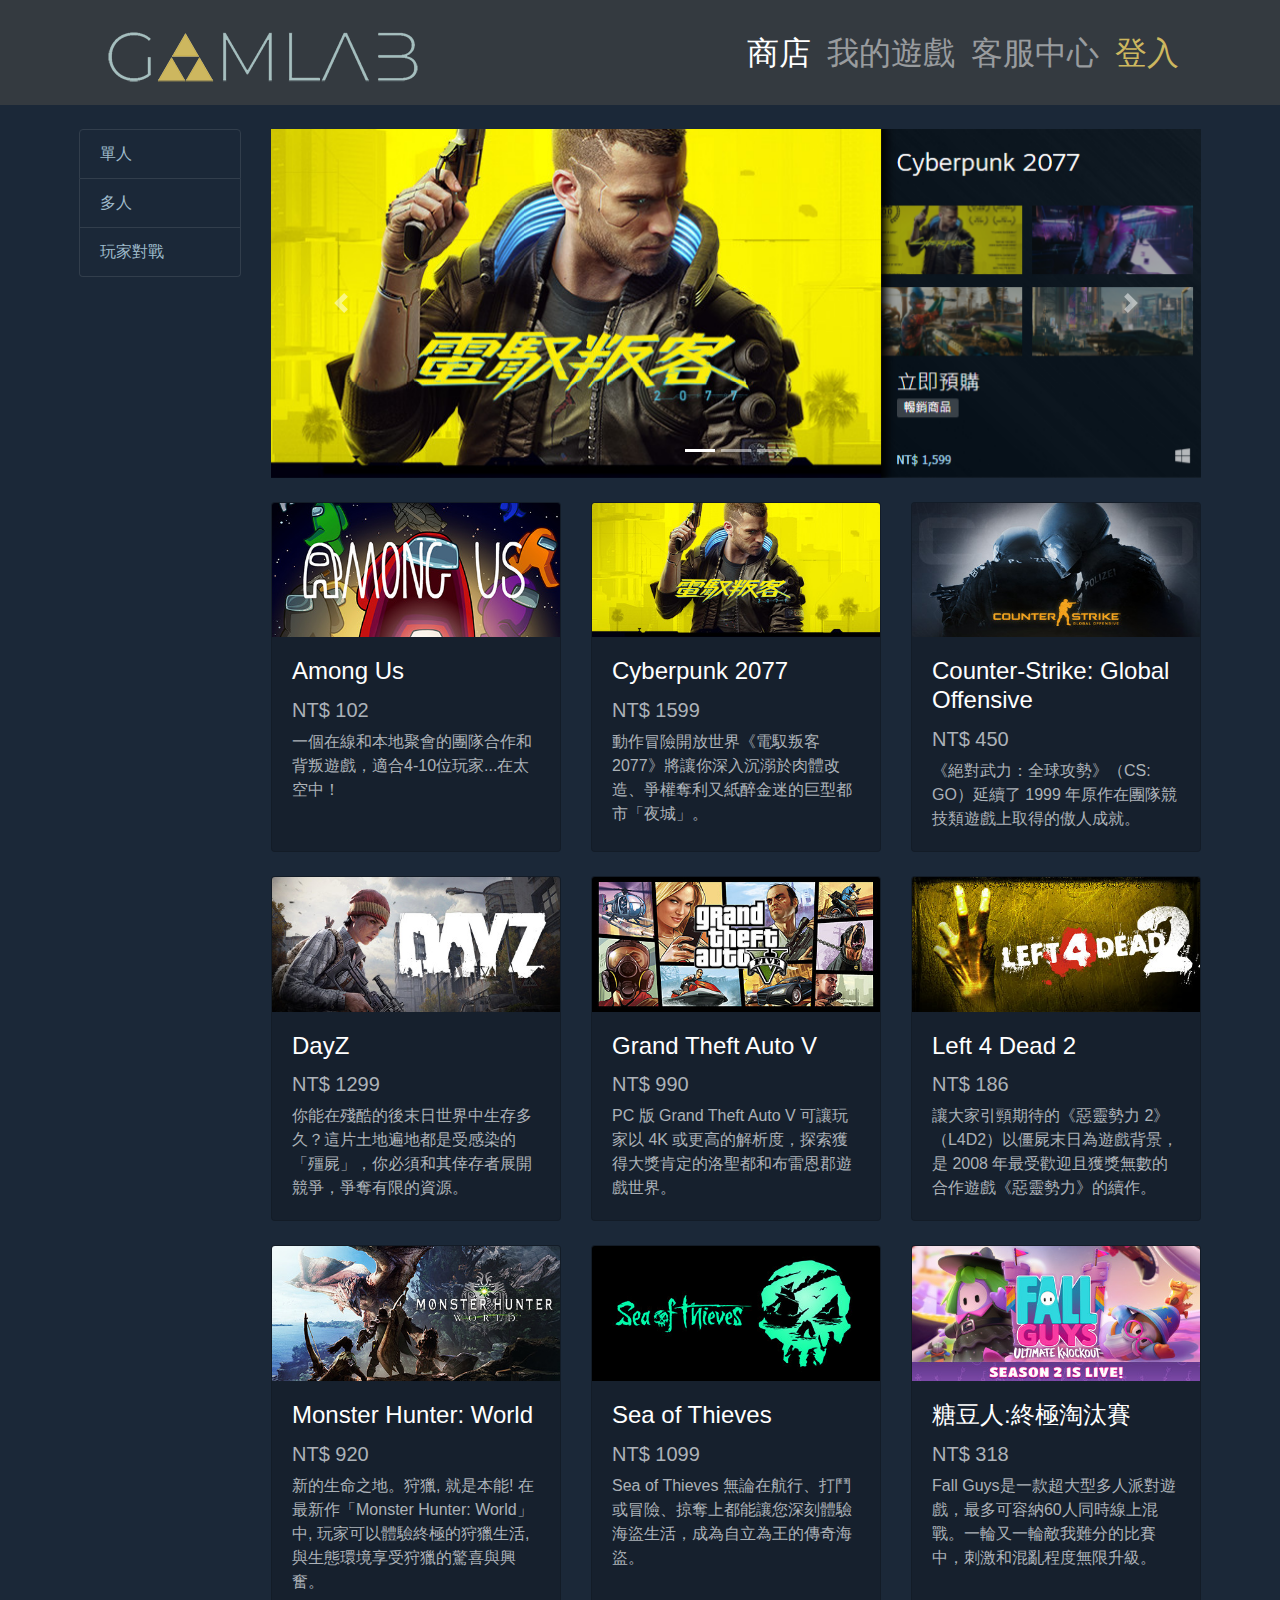
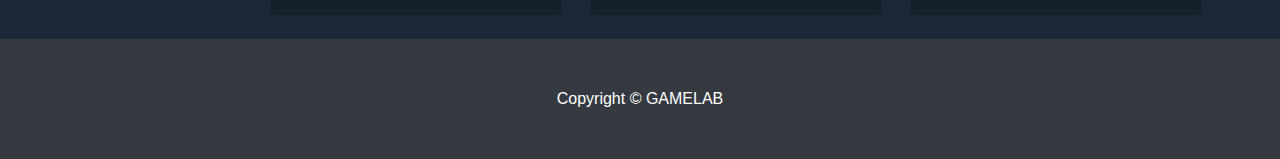
<file: project/index.html>
<!DOCTYPE html>
<html lang="en">

<head>

  <title>GAMLAB</title>

  <!-- Bootstrap core CSS -->
  <link href="vendor\bootstrap\css\bootstrap.min.css" rel="stylesheet">

  <!-- Custom styles for this template -->
  <link href="css/style.css" rel="stylesheet">

</head>

<body>

  <!-- Navigation -->
  <nav class="navbar navbar-expand-lg navbar-dark bg-dark">
    <div class="container">
      <a class="navbar-brand" href="#"><img class="d-block img-fluid" src="./img/LOGO_PNG.png" alt="LOGO_PNG"></a>
      <button class="navbar-toggler" type="button" data-toggle="collapse" data-target="#navbarResponsive" aria-controls="navbarResponsive" aria-expanded="false" aria-label="Toggle navigation">
        <span class="navbar-toggler-icon"></span>
      </button>
      <div class="collapse navbar-collapse" id="navbarResponsive">
        <ul class="navbar-nav ml-auto">
          <li class="nav-item active">
            <a class="nav-link" href="#">商店</a>
          </li>
          <li class="nav-item">
            <a class="nav-link" href="#">我的遊戲</a>
          </li>
          <li class="nav-item">
            <a class="nav-link" href="#">客服中心</a>
          <li class="nav-item">
            <a class="nav-link login" href="#">登入</a>
          </li>
          </li>
        </ul>
      </div>
    </div>
  </nav>

  <!-- Page Content -->
  <div class="container">

    <div class="row">

      <div class="col-lg-2">

        <div class="list-group">
          <a href="#" class="list-group-item">單人</a>
          <a href="#" class="list-group-item">多人</a>
          <a href="#" class="list-group-item">玩家對戰</a>
        </div>

      </div>

      <div class="col-lg-10">

        <div id="carouselExampleIndicators" class="carousel slide my-4" data-ride="carousel">
          <ol class="carousel-indicators">
            <li data-target="#carouselExampleIndicators" data-slide-to="0" class="active"></li>
            <li data-target="#carouselExampleIndicators" data-slide-to="1"></li>
            <li data-target="#carouselExampleIndicators" data-slide-to="2"></li>
          </ol>
          <div class="carousel-inner" role="listbox">
            <div class="carousel-item active">
              <a href="#"><img class="d-block img-fluid" src="./img/Cyberpunk 2077_carousel.jpg" alt="First slide"></a>
            </div>
            <div class="carousel-item">
              <a href="#"><img class="d-block img-fluid" src="./img/Monster Hunter： World_carousel.png" alt="Second slide"></a>
            </div>
            <div class="carousel-item">
              <a href="#"><img class="d-block img-fluid" src="./img/Fall Guys_carousel.png" alt="Third slide"></a>
            </div>
          </div>
          <a class="carousel-control-prev" href="#carouselExampleIndicators" role="button" data-slide="prev">
            <span class="carousel-control-prev-icon" aria-hidden="true"></span>
            <span class="sr-only">Previous</span>
          </a>
          <a class="carousel-control-next" href="#carouselExampleIndicators" role="button" data-slide="next">
            <span class="carousel-control-next-icon" aria-hidden="true"></span>
            <span class="sr-only">Next</span>
          </a>
        </div>

        <div class="row">

          <div class="col-lg-4 col-md-6 mb-4">
            <div class="card h-100">
              <a href="#"><img class="card-img-top" src="./img/Among Us.jpg" alt=""></a>
              <div class="card-body">
                <h4 class="card-title">
                  <a href="#">Among Us</a>
                </h4>
                <h5>NT$ 102</h5>
                <p class="card-text">一個在線和本地聚會的團隊合作和背叛遊戲，適合4-10位玩家...在太空中！</p>
              </div>
              <!-- <div class="card-footer">
                <small class="text-muted">&#9733; &#9733; &#9733; &#9733; &#9734;</small>
              </div> -->
            </div>
          </div>

          <div class="col-lg-4 col-md-6 mb-4">
            <div class="card h-100">
              <a href="#"><img class="card-img-top" src="./img/Cyberpunk 2077.jpg" alt=""></a>
              <div class="card-body">
                <h4 class="card-title">
                  <a href="#">Cyberpunk 2077</a>
                </h4>
                <h5>NT$ 1599</h5>
                <p class="card-text">動作冒險開放世界《電馭叛客 2077》將讓你深入沉溺於肉體改造、爭權奪利又紙醉金迷的巨型都市「夜城」。</p>
              </div>
              <!-- <div class="card-footer">
                <small class="text-muted">&#9733; &#9733; &#9733; &#9733; &#9734;</small>
              </div> -->
            </div>
          </div>

          <div class="col-lg-4 col-md-6 mb-4">
            <div class="card h-100">
              <a href="#"><img class="card-img-top" src="./img/Counter-Strike： Global Offensive.jpg" alt=""></a>
              <div class="card-body">
                <h4 class="card-title">
                  <a href="#">Counter-Strike: Global Offensive</a>
                </h4>
                <h5>NT$ 450</h5>
                <p class="card-text">《絕對武力：全球攻勢》（CS: GO）延續了 1999 年原作在團隊競技類遊戲上取得的傲人成就。</p>
              </div>
              <!-- <div class="card-footer">
                <small class="text-muted">&#9733; &#9733; &#9733; &#9733; &#9734;</small>
              </div> -->
            </div>
          </div>

          <div class="col-lg-4 col-md-6 mb-4">
            <div class="card h-100">
              <a href="#"><img class="card-img-top" src="./img/DayZ.jpg" alt=""></a>
              <div class="card-body">
                <h4 class="card-title">
                  <a href="#">DayZ</a>
                </h4>
                <h5>NT$ 1299</h5>
                <p class="card-text">你能在殘酷的後末日世界中生存多久？這片土地遍地都是受感染的「殭屍」，你必須和其倖存者展開競爭，爭奪有限的資源。</p>
              </div>
              <!-- <div class="card-footer">
                <small class="text-muted">&#9733; &#9733; &#9733; &#9733; &#9734;</small>
              </div> -->
            </div>
          </div>

          <div class="col-lg-4 col-md-6 mb-4">
            <div class="card h-100">
              <a href="#"><img class="card-img-top" src="./img/Grand Theft Auto V.jpg" alt=""></a>
              <div class="card-body">
                <h4 class="card-title">
                  <a href="#">Grand Theft Auto V</a>
                </h4>
                <h5>NT$ 990</h5>
                <p class="card-text">PC 版 Grand Theft Auto V 可讓玩家以 4K 或更高的解析度，探索獲得大獎肯定的洛聖都和布雷恩郡遊戲世界。</p>
              </div>
              <!-- <div class="card-footer">
                <small class="text-muted">&#9733; &#9733; &#9733; &#9733; &#9734;</small>
              </div> -->
            </div>
          </div>

          <div class="col-lg-4 col-md-6 mb-4">
            <div class="card h-100">
              <a href="#"><img class="card-img-top" src="./img/Left 4 Dead 2.jpg" alt=""></a>
              <div class="card-body">
                <h4 class="card-title">
                  <a href="#">Left 4 Dead 2</a>
                </h4>
                <h5>NT$ 186</h5>
                <p class="card-text">讓大家引頸期待的《惡靈勢力 2》（L4D2）以僵屍末日為遊戲背景，是 2008 年最受歡迎且獲獎無數的合作遊戲《惡靈勢力》的續作。</p>
              </div>
              <!-- <div class="card-footer">
                <small class="text-muted">&#9733; &#9733; &#9733; &#9733; &#9734;</small>
              </div> -->
            </div>
          </div>

          <div class="col-lg-4 col-md-6 mb-4">
            <div class="card h-100">
              <a href="#"><img class="card-img-top" src="./img/Monster Hunter： World.jpg" alt=""></a>
              <div class="card-body">
                <h4 class="card-title">
                  <a href="#">Monster Hunter: World</a>
                </h4>
                <h5>NT$ 920</h5>
                <p class="card-text">新的生命之地。狩獵, 就是本能! 在最新作「Monster Hunter: World」中, 玩家可以體驗終極的狩獵生活, 與生態環境享受狩獵的驚喜與興奮。</p>
              </div>
              <!-- <div class="card-footer">
                <small class="text-muted">&#9733; &#9733; &#9733; &#9733; &#9734;</small>
              </div> -->
            </div>
          </div>

          <div class="col-lg-4 col-md-6 mb-4">
            <div class="card h-100">
              <a href="#"><img class="card-img-top" src="./img/Sea of Thieves.jpg" alt=""></a>
              <div class="card-body">
                <h4 class="card-title">
                  <a href="#">Sea of Thieves</a>
                </h4>
                <h5>NT$ 1099</h5>
                <p class="card-text">Sea of Thieves 無論在航行、打鬥或冒險、掠奪上都能讓您深刻體驗海盜生活，成為自立為王的傳奇海盜。</p>
              </div>
              <!-- <div class="card-footer">
                <small class="text-muted">&#9733; &#9733; &#9733; &#9733; &#9734;</small>
              </div> -->
            </div>
          </div>

          <div class="col-lg-4 col-md-6 mb-4">
            <div class="card h-100">
              <a href="#"><img class="card-img-top" src="./img/Fall Guys.jpg" alt=""></a>
              <div class="card-body">
                <h4 class="card-title">
                  <a href="#">糖豆人:終極淘汰賽</a>
                </h4>
                <h5>NT$ 318</h5>
                <p class="card-text">Fall Guys是一款超大型多人派對遊戲，最多可容納60人同時線上混戰。一輪又一輪敵我難分的比賽中，刺激和混亂程度無限升級。</p>
              </div>
              <!-- <div class="card-footer">
                <small class="text-muted">&#9733; &#9733; &#9733; &#9733; &#9734;</small>
              </div> -->
            </div>
          </div>

        </div>

      </div>

    </div>

  </div>

  <!-- Footer -->
  <footer class="py-5 bg-dark">
    <div class="container">
      <p class="m-0 text-center text-white">Copyright &copy; GAMELAB</p>
    </div>
  </footer>

  <!-- Bootstrap core JavaScript -->
  <script src="vendor/jquery/jquery.min.js"></script>
  <script src="vendor/bootstrap/js/bootstrap.bundle.min.js"></script>

</body>

</html>
</file>
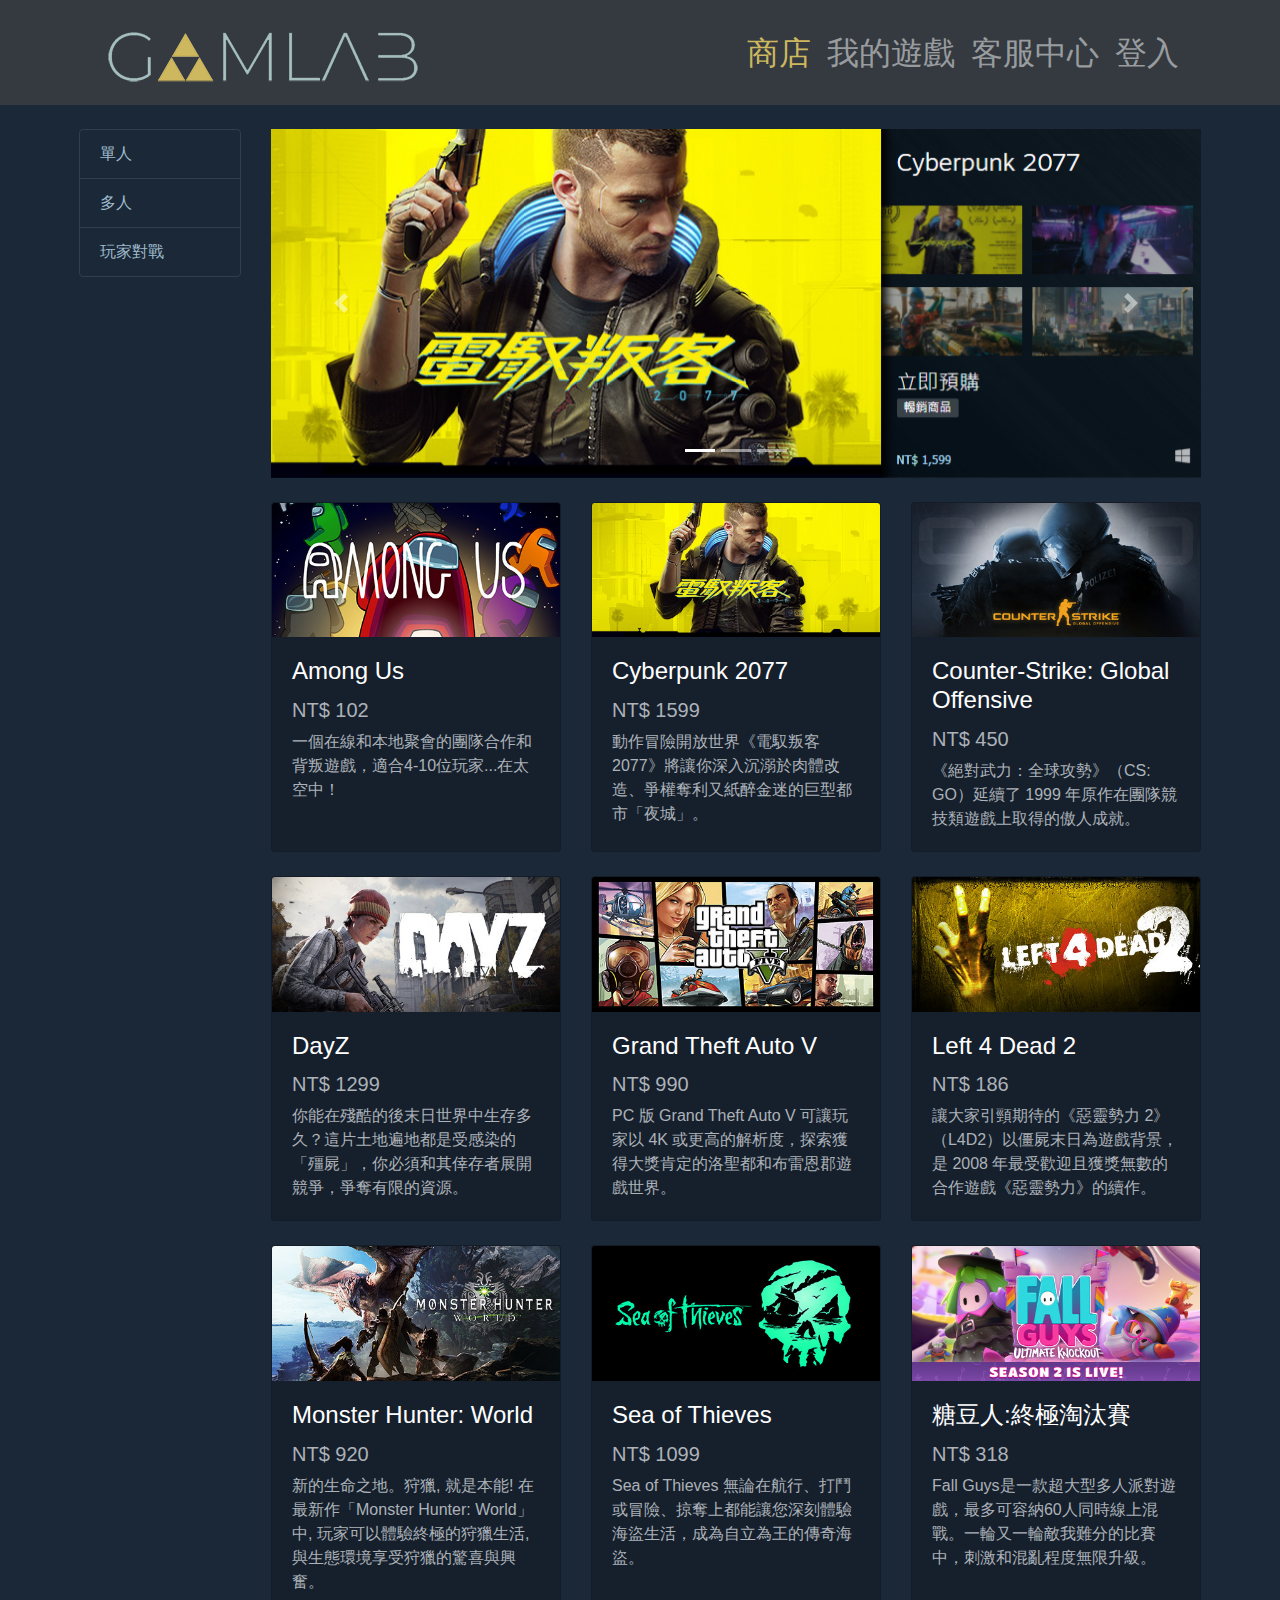
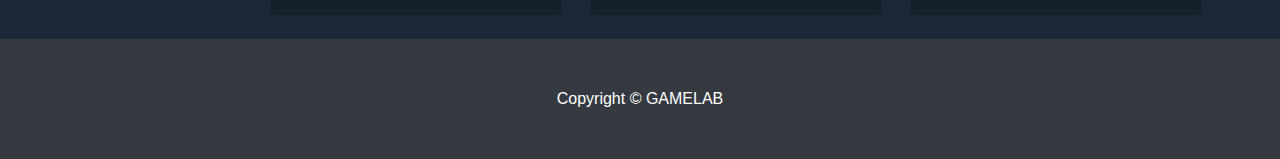
<file: project/Home.html>
<!DOCTYPE html>

<head>

  <title>GAMLAB</title>

  <!-- Bootstrap core CSS -->
  <link href="https://cdnjs.cloudflare.com/ajax/libs/twitter-bootstrap/4.0.0/css/bootstrap.min.css" rel="stylesheet">
  <!-- Custom styles for this template -->
  <link href="css/style.css" rel="stylesheet">

</head>

<body>

  <!-- Navigation -->
  <nav class="navbar navbar-expand-lg navbar-dark bg-dark">
    <div class="container">
      <a class="navbar-brand" href="#"><img class="d-block img-fluid" src="./img/LOGO_PNG.png" alt="LOGO_PNG"></a>
      <button class="navbar-toggler" type="button" data-toggle="collapse" data-target="#navbarResponsive" aria-controls="navbarResponsive" aria-expanded="false" aria-label="Toggle navigation">
        <span class="navbar-toggler-icon"></span>
      </button>
      <div class="collapse navbar-collapse" id="navbarResponsive">
        <ul class="navbar-nav ml-auto">
          <li class="nav-item active">
            <a class="nav-link login" href="Home.html">商店</a>
          </li>
          <li class="nav-item">
            <a class="nav-link" href="#">我的遊戲</a>
          </li>
          <li class="nav-item">
            <a class="nav-link" href="#">客服中心</a>
          <li class="nav-item">
            <a class="nav-link" href="Login.html">登入</a>
          </li>
          </li>
        </ul>
      </div>
    </div>
  </nav>

  <!-- Page Content -->
  <div class="container">

    <div class="row">

      <div class="col-lg-2">

        <div class="list-group">
          <a href="#" class="list-group-item">單人</a>
          <a href="#" class="list-group-item">多人</a>
          <a href="#" class="list-group-item">玩家對戰</a>
        </div>

      </div>

      <div class="col-lg-10">

        <div id="carouselExampleIndicators" class="carousel slide my-4" data-ride="carousel">
          <ol class="carousel-indicators">
            <li data-target="#carouselExampleIndicators" data-slide-to="0" class="active"></li>
            <li data-target="#carouselExampleIndicators" data-slide-to="1"></li>
            <li data-target="#carouselExampleIndicators" data-slide-to="2"></li>
          </ol>
          <div class="carousel-inner" role="listbox">
            <div class="carousel-item active">
              <a href="#"><img class="d-block img-fluid" src="./img/Cyberpunk 2077_carousel.jpg" alt="First slide"></a>
            </div>
            <div class="carousel-item">
              <a href="#"><img class="d-block img-fluid" src="./img/Monster Hunter： World_carousel.png" alt="Second slide"></a>
            </div>
            <div class="carousel-item">
              <a href="#"><img class="d-block img-fluid" src="./img/Fall Guys_carousel.png" alt="Third slide"></a>
            </div>
          </div>
          <a class="carousel-control-prev" href="#carouselExampleIndicators" role="button" data-slide="prev">
            <span class="carousel-control-prev-icon" aria-hidden="true"></span>
            <span class="sr-only">Previous</span>
          </a>
          <a class="carousel-control-next" href="#carouselExampleIndicators" role="button" data-slide="next">
            <span class="carousel-control-next-icon" aria-hidden="true"></span>
            <span class="sr-only">Next</span>
          </a>
        </div>

        <div class="row">

          <div class="col-lg-4 col-md-6 mb-4">
            <div class="card h-100">
              <a href="#"><img class="card-img-top" src="./img/Among Us.jpg" alt=""></a>
              <div class="card-body">
                <h4 class="card-title">
                  <a href="#">Among Us</a>
                </h4>
                <h5>NT$ 102</h5>
                <p class="card-text">一個在線和本地聚會的團隊合作和背叛遊戲，適合4-10位玩家...在太空中！</p>
              </div>
              <!-- <div class="card-footer">
                <small class="text-muted">&#9733; &#9733; &#9733; &#9733; &#9734;</small>
              </div> -->
            </div>
          </div>

          <div class="col-lg-4 col-md-6 mb-4">
            <div class="card h-100">
              <a href="#"><img class="card-img-top" src="./img/Cyberpunk 2077.jpg" alt=""></a>
              <div class="card-body">
                <h4 class="card-title">
                  <a href="#">Cyberpunk 2077</a>
                </h4>
                <h5>NT$ 1599</h5>
                <p class="card-text">動作冒險開放世界《電馭叛客 2077》將讓你深入沉溺於肉體改造、爭權奪利又紙醉金迷的巨型都市「夜城」。</p>
              </div>
              <!-- <div class="card-footer">
                <small class="text-muted">&#9733; &#9733; &#9733; &#9733; &#9734;</small>
              </div> -->
            </div>
          </div>

          <div class="col-lg-4 col-md-6 mb-4">
            <div class="card h-100">
              <a href="#"><img class="card-img-top" src="./img/Counter-Strike： Global Offensive.jpg" alt=""></a>
              <div class="card-body">
                <h4 class="card-title">
                  <a href="#">Counter-Strike: Global Offensive</a>
                </h4>
                <h5>NT$ 450</h5>
                <p class="card-text">《絕對武力：全球攻勢》（CS: GO）延續了 1999 年原作在團隊競技類遊戲上取得的傲人成就。</p>
              </div>
              <!-- <div class="card-footer">
                <small class="text-muted">&#9733; &#9733; &#9733; &#9733; &#9734;</small>
              </div> -->
            </div>
          </div>

          <div class="col-lg-4 col-md-6 mb-4">
            <div class="card h-100">
              <a href="#"><img class="card-img-top" src="./img/DayZ.jpg" alt=""></a>
              <div class="card-body">
                <h4 class="card-title">
                  <a href="#">DayZ</a>
                </h4>
                <h5>NT$ 1299</h5>
                <p class="card-text">你能在殘酷的後末日世界中生存多久？這片土地遍地都是受感染的「殭屍」，你必須和其倖存者展開競爭，爭奪有限的資源。</p>
              </div>
              <!-- <div class="card-footer">
                <small class="text-muted">&#9733; &#9733; &#9733; &#9733; &#9734;</small>
              </div> -->
            </div>
          </div>

          <div class="col-lg-4 col-md-6 mb-4">
            <div class="card h-100">
              <a href="#"><img class="card-img-top" src="./img/Grand Theft Auto V.jpg" alt=""></a>
              <div class="card-body">
                <h4 class="card-title">
                  <a href="#">Grand Theft Auto V</a>
                </h4>
                <h5>NT$ 990</h5>
                <p class="card-text">PC 版 Grand Theft Auto V 可讓玩家以 4K 或更高的解析度，探索獲得大獎肯定的洛聖都和布雷恩郡遊戲世界。</p>
              </div>
              <!-- <div class="card-footer">
                <small class="text-muted">&#9733; &#9733; &#9733; &#9733; &#9734;</small>
              </div> -->
            </div>
          </div>

          <div class="col-lg-4 col-md-6 mb-4">
            <div class="card h-100">
              <a href="#"><img class="card-img-top" src="./img/Left 4 Dead 2.jpg" alt=""></a>
              <div class="card-body">
                <h4 class="card-title">
                  <a href="#">Left 4 Dead 2</a>
                </h4>
                <h5>NT$ 186</h5>
                <p class="card-text">讓大家引頸期待的《惡靈勢力 2》（L4D2）以僵屍末日為遊戲背景，是 2008 年最受歡迎且獲獎無數的合作遊戲《惡靈勢力》的續作。</p>
              </div>
              <!-- <div class="card-footer">
                <small class="text-muted">&#9733; &#9733; &#9733; &#9733; &#9734;</small>
              </div> -->
            </div>
          </div>

          <div class="col-lg-4 col-md-6 mb-4">
            <div class="card h-100">
              <a href="#"><img class="card-img-top" src="./img/Monster Hunter： World.jpg" alt=""></a>
              <div class="card-body">
                <h4 class="card-title">
                  <a href="#">Monster Hunter: World</a>
                </h4>
                <h5>NT$ 920</h5>
                <p class="card-text">新的生命之地。狩獵, 就是本能! 在最新作「Monster Hunter: World」中, 玩家可以體驗終極的狩獵生活, 與生態環境享受狩獵的驚喜與興奮。</p>
              </div>
              <!-- <div class="card-footer">
                <small class="text-muted">&#9733; &#9733; &#9733; &#9733; &#9734;</small>
              </div> -->
            </div>
          </div>

          <div class="col-lg-4 col-md-6 mb-4">
            <div class="card h-100">
              <a href="#"><img class="card-img-top" src="./img/Sea of Thieves.jpg" alt=""></a>
              <div class="card-body">
                <h4 class="card-title">
                  <a href="#">Sea of Thieves</a>
                </h4>
                <h5>NT$ 1099</h5>
                <p class="card-text">Sea of Thieves 無論在航行、打鬥或冒險、掠奪上都能讓您深刻體驗海盜生活，成為自立為王的傳奇海盜。</p>
              </div>
              <!-- <div class="card-footer">
                <small class="text-muted">&#9733; &#9733; &#9733; &#9733; &#9734;</small>
              </div> -->
            </div>
          </div>

          <div class="col-lg-4 col-md-6 mb-4">
            <div class="card h-100">
              <a href="#"><img class="card-img-top" src="./img/Fall Guys.jpg" alt=""></a>
              <div class="card-body">
                <h4 class="card-title">
                  <a href="#">糖豆人:終極淘汰賽</a>
                </h4>
                <h5>NT$ 318</h5>
                <p class="card-text">Fall Guys是一款超大型多人派對遊戲，最多可容納60人同時線上混戰。一輪又一輪敵我難分的比賽中，刺激和混亂程度無限升級。</p>
              </div>
              <!-- <div class="card-footer">
                <small class="text-muted">&#9733; &#9733; &#9733; &#9733; &#9734;</small>
              </div> -->
            </div>
          </div>

        </div>

      </div>

    </div>

  </div>

  <!-- Footer -->
  <footer class="py-5 bg-dark">
    <div class="container">
      <p class="m-0 text-center text-white">Copyright &copy; GAMELAB</p>
    </div>
  </footer>

  <!-- JavaScript -->
  <script src="https://cdnjs.cloudflare.com/ajax/libs/jquery/3.5.1/jquery.min.js"></script>
  <script src="https://cdnjs.cloudflare.com/ajax/libs/twitter-bootstrap/4.0.0/js/bootstrap.bundle.min.js"></script>

</body>

</html>
</file>
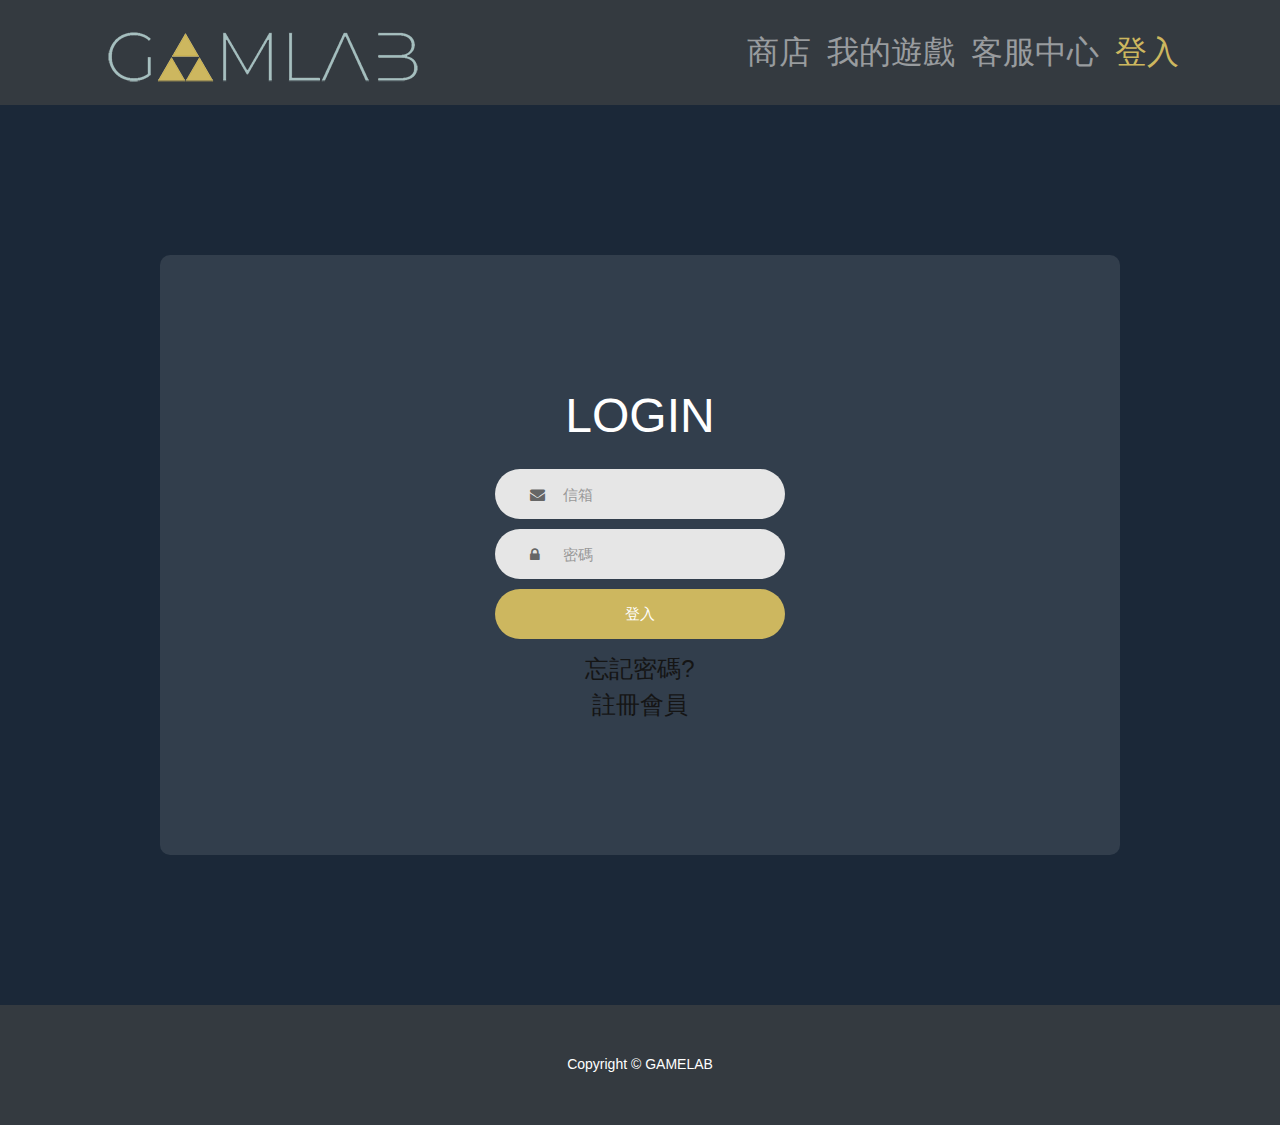
<file: project/Login.html>
<!DOCTYPE html>
<html lang="en">

<head>

  <title>GAMLAB</title>

  <!-- Bootstrap core CSS -->
  <link href="https://cdnjs.cloudflare.com/ajax/libs/twitter-bootstrap/4.0.0/css/bootstrap.min.css" rel="stylesheet">
  <!-- Custom styles for this template -->
  <link href="css/style.css" rel="stylesheet">
  <link href="css/util.css" rel="stylesheet">
	<link href="css/main.css" rel="stylesheet">
  <link href="https://cdnjs.cloudflare.com/ajax/libs/font-awesome/4.7.0/css/font-awesome.min.css" rel="stylesheet">
	

</head>

<body>

  <!-- Navigation -->
  <nav class="navbar navbar-expand-lg navbar-dark bg-dark">
    <div class="container">
      <a class="navbar-brand" href="#"><img class="d-block img-fluid" src="./img/LOGO_PNG.png" alt="LOGO_PNG"></a>
      <div class="collapse navbar-collapse">
        <ul class="navbar-nav ml-auto">
          <li class="nav-item">
            <a class="nav-link" href="Home.html">商店</a>
          </li>
          <li class="nav-item">
            <a class="nav-link" href="#">我的遊戲</a>
          </li>
          <li class="nav-item">
            <a class="nav-link" href="#">客服中心</a>
          <li class="nav-item">
            <a class="nav-link login" href="Login.html">登入</a>
          </li>
          </li>
        </ul>
      </div>
    </div>
  </nav>
  <!-- Page Content -->
  <div class="limiter">
		<div class="container-login100">
			<div class="wrap-login100">
        <div>
          <span class="login100-form-title">
            LOGIN
          </span>
  
          <form class="login100-form validate-form">
  
            <div class="wrap-input100 validate-input" data-validate = "請輸入正確信箱">
              <input class="input100" name="email" placeholder="信箱">
              <span class="focus-input100"></span>
              <span class="symbol-input100">
                <i class="fa fa-envelope" aria-hidden="true"></i>
              </span>
            </div>
  
            <div class="wrap-input100 validate-input" data-validate = "請輸入正確密碼">
              <input class="input100" name="pass" placeholder="密碼">
              <span class="focus-input100"></span>
              <span class="symbol-input100">
                <i class="fa fa-lock" aria-hidden="true"></i>
              </span>
            </div>
            
            <div class="container-login100-form-btn">
              <button class="login100-form-btn">
                登入
              </button>
            </div>
  
            <div class="text-center p-t-12">
              <a class="txt2" href="#">
                忘記密碼?
              </a>
            </div>
  
            <div class="text-center">
              <a class="txt2" href="#">
                註冊會員
              </a>
            </div>
          </form>
        </div>
			</div>
		</div>
	</div>

  <!-- Footer -->
  <footer class="py-5 bg-dark">
    <div class="container">
      <p class="m-0 text-center text-white">Copyright &copy; GAMELAB</p>
    </div>
  </footer>

  <!-- Bootstrap core JavaScript -->
  <script src="https://cdnjs.cloudflare.com/ajax/libs/jquery/3.5.1/jquery.min.js"></script>
  <script src="https://cdnjs.cloudflare.com/ajax/libs/twitter-bootstrap/4.0.0/js/bootstrap.bundle.min.js"></script>
  <script src="js/main.js"></script>

</body>

</html>
</file>
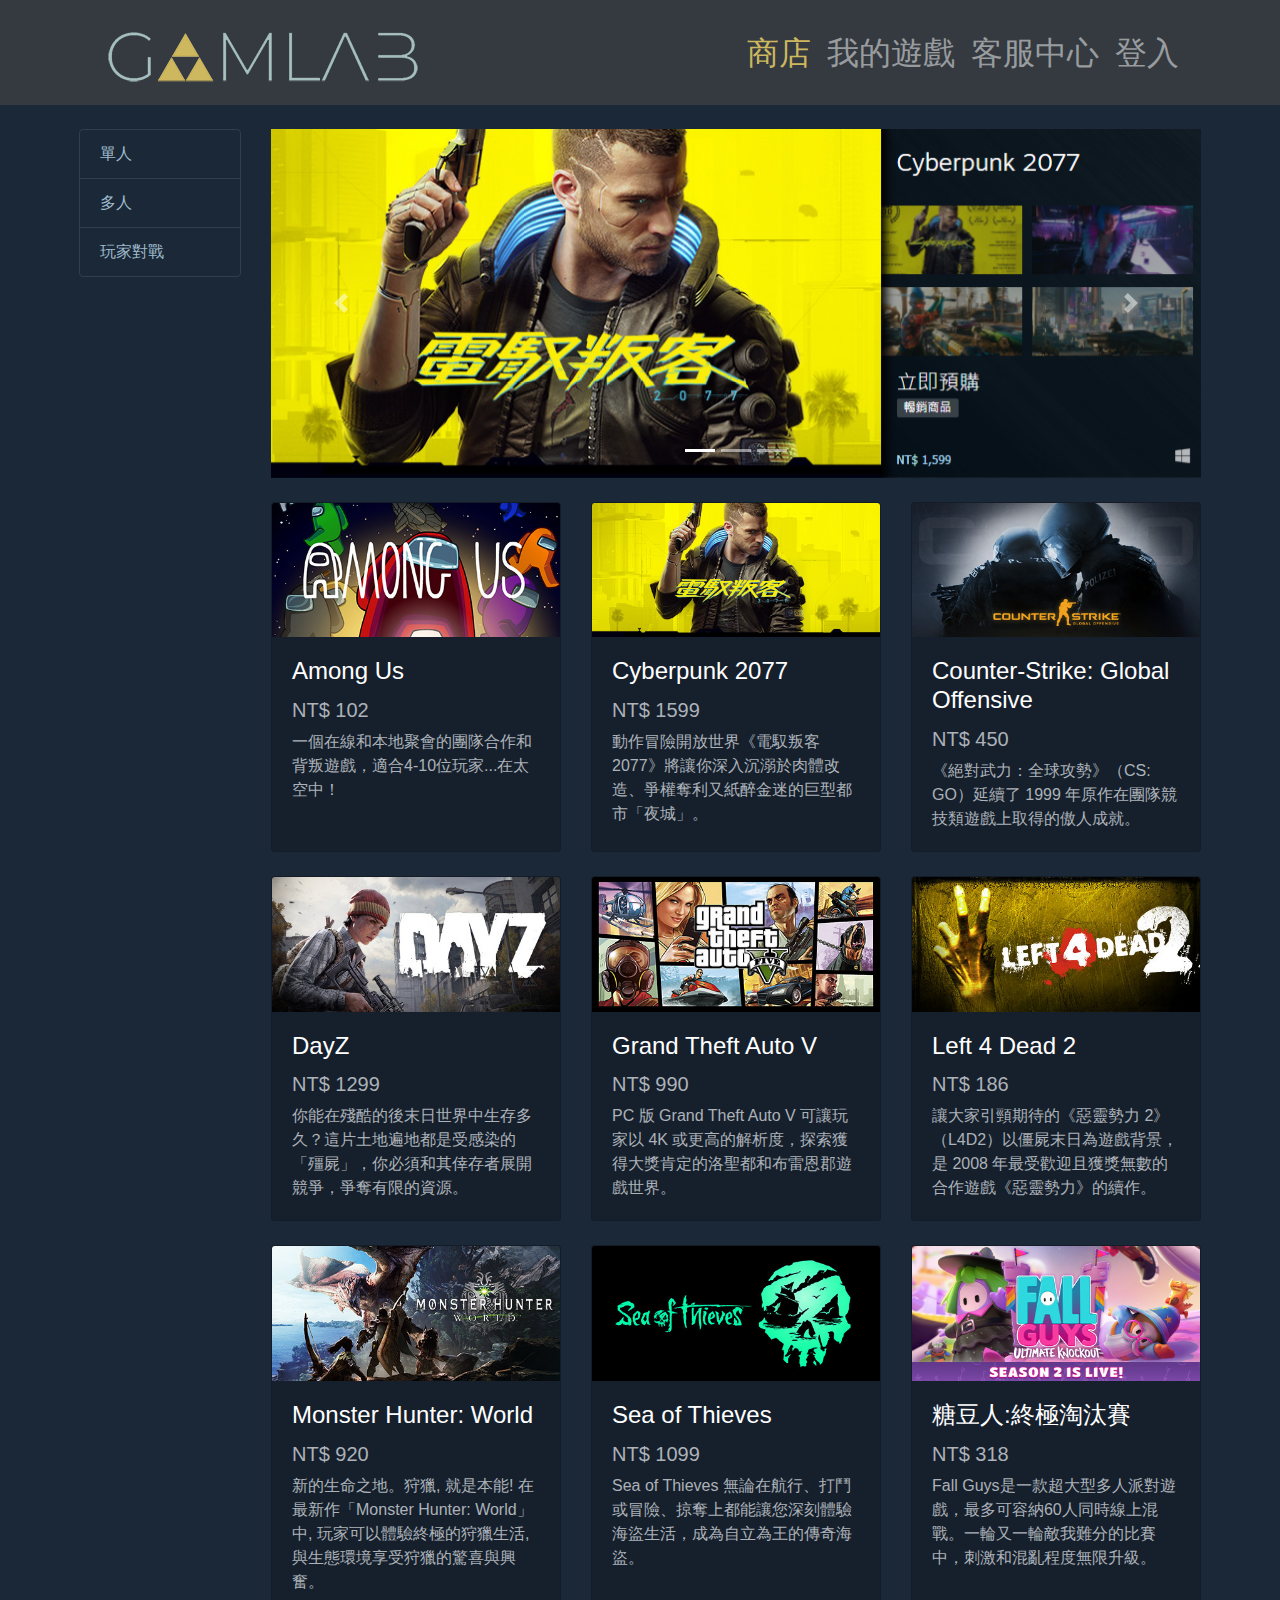
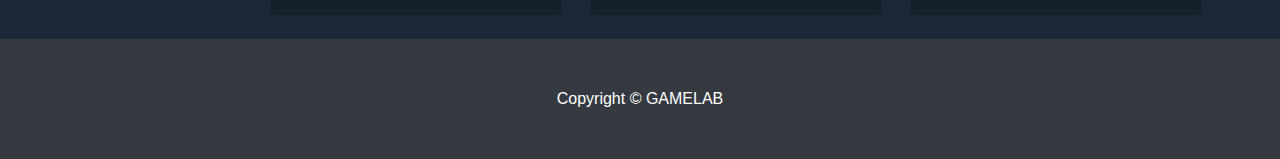
<file: Webpage/Home.html>
<!DOCTYPE html>

<head>
  <meta http-equiv="Content-Type" content="text/html; charset=utf-8">
  <title>GAMLAB</title>

  <!-- Bootstrap core CSS -->
  <link href="https://cdnjs.cloudflare.com/ajax/libs/twitter-bootstrap/4.0.0/css/bootstrap.min.css" rel="stylesheet">
  <!-- Custom styles for this template -->
  <link href="css/style.css" rel="stylesheet">

</head>

<body>

  <!-- Navigation -->
  <nav class="navbar navbar-expand-lg navbar-dark bg-dark">
    <div class="container">
      <a class="navbar-brand" href="#"><img class="d-block img-fluid" src="./img/LOGO_PNG.png" alt="LOGO_PNG"></a>
      <button class="navbar-toggler" type="button" data-toggle="collapse" data-target="#navbarResponsive" aria-controls="navbarResponsive" aria-expanded="false" aria-label="Toggle navigation">
        <span class="navbar-toggler-icon"></span>
      </button>
      <div class="collapse navbar-collapse" id="navbarResponsive">
        <ul class="navbar-nav ml-auto">
          <li class="nav-item active">
            <a class="nav-link login" href="Home.html">商店</a>
          </li>
          <li class="nav-item">
            <a class="nav-link" href="#">我的遊戲</a>
          </li>
          <li class="nav-item">
            <a class="nav-link" href="#">客服中心</a>
          <li class="nav-item">
            <a class="nav-link" href="Login.html">登入</a>
          </li>
          </li>
        </ul>
      </div>
    </div>
  </nav>

  <!-- Page Content -->
  <div class="container">

    <div class="row">

      <div class="col-lg-2">

        <div class="list-group">
          <a href="#" class="list-group-item">單人</a>
          <a href="#" class="list-group-item">多人</a>
          <a href="#" class="list-group-item">玩家對戰</a>
        </div>

      </div>

      <div class="col-lg-10">

        <div id="carouselExampleIndicators" class="carousel slide my-4" data-ride="carousel">
          <ol class="carousel-indicators">
            <li data-target="#carouselExampleIndicators" data-slide-to="0" class="active"></li>
            <li data-target="#carouselExampleIndicators" data-slide-to="1"></li>
            <li data-target="#carouselExampleIndicators" data-slide-to="2"></li>
          </ol>
          <div class="carousel-inner" role="listbox">
            <div class="carousel-item active">
              <a href="#"><img class="d-block img-fluid" src="./img/Cyberpunk 2077_carousel.jpg" alt="First slide"></a>
            </div>
            <div class="carousel-item">
              <a href="#"><img class="d-block img-fluid" src="./img/Monster Hunter： World_carousel.png" alt="Second slide"></a>
            </div>
            <div class="carousel-item">
              <a href="#"><img class="d-block img-fluid" src="./img/Fall Guys_carousel.png" alt="Third slide"></a>
            </div>
          </div>
          <a class="carousel-control-prev" href="#carouselExampleIndicators" role="button" data-slide="prev">
            <span class="carousel-control-prev-icon" aria-hidden="true"></span>
            <span class="sr-only">Previous</span>
          </a>
          <a class="carousel-control-next" href="#carouselExampleIndicators" role="button" data-slide="next">
            <span class="carousel-control-next-icon" aria-hidden="true"></span>
            <span class="sr-only">Next</span>
          </a>
        </div>

        <div class="row">

          <div class="col-lg-4 col-md-6 mb-4">
            <div class="card h-100">
              <a href="#"><img class="card-img-top" src="./img/Among Us.jpg" alt=""></a>
              <div class="card-body">
                <h4 class="card-title">
                  <a href="#">Among Us</a>
                </h4>
                <h5>NT$ 102</h5>
                <p class="card-text">一個在線和本地聚會的團隊合作和背叛遊戲，適合4-10位玩家...在太空中！</p>
              </div>
              <!-- <div class="card-footer">
                <small class="text-muted">&#9733; &#9733; &#9733; &#9733; &#9734;</small>
              </div> -->
            </div>
          </div>

          <div class="col-lg-4 col-md-6 mb-4">
            <div class="card h-100">
              <a href="#"><img class="card-img-top" src="./img/Cyberpunk 2077.jpg" alt=""></a>
              <div class="card-body">
                <h4 class="card-title">
                  <a href="#">Cyberpunk 2077</a>
                </h4>
                <h5>NT$ 1599</h5>
                <p class="card-text">動作冒險開放世界《電馭叛客 2077》將讓你深入沉溺於肉體改造、爭權奪利又紙醉金迷的巨型都市「夜城」。</p>
              </div>
              <!-- <div class="card-footer">
                <small class="text-muted">&#9733; &#9733; &#9733; &#9733; &#9734;</small>
              </div> -->
            </div>
          </div>

          <div class="col-lg-4 col-md-6 mb-4">
            <div class="card h-100">
              <a href="#"><img class="card-img-top" src="./img/Counter-Strike： Global Offensive.jpg" alt=""></a>
              <div class="card-body">
                <h4 class="card-title">
                  <a href="#">Counter-Strike: Global Offensive</a>
                </h4>
                <h5>NT$ 450</h5>
                <p class="card-text">《絕對武力：全球攻勢》（CS: GO）延續了 1999 年原作在團隊競技類遊戲上取得的傲人成就。</p>
              </div>
              <!-- <div class="card-footer">
                <small class="text-muted">&#9733; &#9733; &#9733; &#9733; &#9734;</small>
              </div> -->
            </div>
          </div>

          <div class="col-lg-4 col-md-6 mb-4">
            <div class="card h-100">
              <a href="#"><img class="card-img-top" src="./img/DayZ.jpg" alt=""></a>
              <div class="card-body">
                <h4 class="card-title">
                  <a href="#">DayZ</a>
                </h4>
                <h5>NT$ 1299</h5>
                <p class="card-text">你能在殘酷的後末日世界中生存多久？這片土地遍地都是受感染的「殭屍」，你必須和其倖存者展開競爭，爭奪有限的資源。</p>
              </div>
              <!-- <div class="card-footer">
                <small class="text-muted">&#9733; &#9733; &#9733; &#9733; &#9734;</small>
              </div> -->
            </div>
          </div>

          <div class="col-lg-4 col-md-6 mb-4">
            <div class="card h-100">
              <a href="#"><img class="card-img-top" src="./img/Grand Theft Auto V.jpg" alt=""></a>
              <div class="card-body">
                <h4 class="card-title">
                  <a href="#">Grand Theft Auto V</a>
                </h4>
                <h5>NT$ 990</h5>
                <p class="card-text">PC 版 Grand Theft Auto V 可讓玩家以 4K 或更高的解析度，探索獲得大獎肯定的洛聖都和布雷恩郡遊戲世界。</p>
              </div>
              <!-- <div class="card-footer">
                <small class="text-muted">&#9733; &#9733; &#9733; &#9733; &#9734;</small>
              </div> -->
            </div>
          </div>

          <div class="col-lg-4 col-md-6 mb-4">
            <div class="card h-100">
              <a href="#"><img class="card-img-top" src="./img/Left 4 Dead 2.jpg" alt=""></a>
              <div class="card-body">
                <h4 class="card-title">
                  <a href="#">Left 4 Dead 2</a>
                </h4>
                <h5>NT$ 186</h5>
                <p class="card-text">讓大家引頸期待的《惡靈勢力 2》（L4D2）以僵屍末日為遊戲背景，是 2008 年最受歡迎且獲獎無數的合作遊戲《惡靈勢力》的續作。</p>
              </div>
              <!-- <div class="card-footer">
                <small class="text-muted">&#9733; &#9733; &#9733; &#9733; &#9734;</small>
              </div> -->
            </div>
          </div>

          <div class="col-lg-4 col-md-6 mb-4">
            <div class="card h-100">
              <a href="#"><img class="card-img-top" src="./img/Monster Hunter： World.jpg" alt=""></a>
              <div class="card-body">
                <h4 class="card-title">
                  <a href="#">Monster Hunter: World</a>
                </h4>
                <h5>NT$ 920</h5>
                <p class="card-text">新的生命之地。狩獵, 就是本能! 在最新作「Monster Hunter: World」中, 玩家可以體驗終極的狩獵生活, 與生態環境享受狩獵的驚喜與興奮。</p>
              </div>
              <!-- <div class="card-footer">
                <small class="text-muted">&#9733; &#9733; &#9733; &#9733; &#9734;</small>
              </div> -->
            </div>
          </div>

          <div class="col-lg-4 col-md-6 mb-4">
            <div class="card h-100">
              <a href="#"><img class="card-img-top" src="./img/Sea of Thieves.jpg" alt=""></a>
              <div class="card-body">
                <h4 class="card-title">
                  <a href="#">Sea of Thieves</a>
                </h4>
                <h5>NT$ 1099</h5>
                <p class="card-text">Sea of Thieves 無論在航行、打鬥或冒險、掠奪上都能讓您深刻體驗海盜生活，成為自立為王的傳奇海盜。</p>
              </div>
              <!-- <div class="card-footer">
                <small class="text-muted">&#9733; &#9733; &#9733; &#9733; &#9734;</small>
              </div> -->
            </div>
          </div>

          <div class="col-lg-4 col-md-6 mb-4">
            <div class="card h-100">
              <a href="#"><img class="card-img-top" src="./img/Fall Guys.jpg" alt=""></a>
              <div class="card-body">
                <h4 class="card-title">
                  <a href="#">糖豆人:終極淘汰賽</a>
                </h4>
                <h5>NT$ 318</h5>
                <p class="card-text">Fall Guys是一款超大型多人派對遊戲，最多可容納60人同時線上混戰。一輪又一輪敵我難分的比賽中，刺激和混亂程度無限升級。</p>
              </div>
              <!-- <div class="card-footer">
                <small class="text-muted">&#9733; &#9733; &#9733; &#9733; &#9734;</small>
              </div> -->
            </div>
          </div>

        </div>

      </div>

    </div>

  </div>

  <!-- Footer -->
  <footer class="py-5 bg-dark">
    <div class="container">
      <p class="m-0 text-center text-white">Copyright &copy; GAMELAB</p>
    </div>
  </footer>

  <!-- JavaScript -->
  <script src="https://cdnjs.cloudflare.com/ajax/libs/jquery/3.5.1/jquery.min.js"></script>
  <script src="https://cdnjs.cloudflare.com/ajax/libs/twitter-bootstrap/4.0.0/js/bootstrap.bundle.min.js"></script>

</body>

</html>
</file>
<file: project/css/util.css>
/*[ FONT SIZE ]
///////////////////////////////////////////////////////////
*/
.fs-1 {font-size: 1px;}
.fs-2 {font-size: 2px;}
.fs-3 {font-size: 3px;}
.fs-4 {font-size: 4px;}
.fs-5 {font-size: 5px;}
.fs-6 {font-size: 6px;}
.fs-7 {font-size: 7px;}
.fs-8 {font-size: 8px;}
.fs-9 {font-size: 9px;}
.fs-10 {font-size: 10px;}
.fs-11 {font-size: 11px;}
.fs-12 {font-size: 12px;}
.fs-13 {font-size: 13px;}
.fs-14 {font-size: 14px;}
.fs-15 {font-size: 15px;}
.fs-16 {font-size: 16px;}
.fs-17 {font-size: 17px;}
.fs-18 {font-size: 18px;}
.fs-19 {font-size: 19px;}
.fs-20 {font-size: 20px;}
.fs-21 {font-size: 21px;}
.fs-22 {font-size: 22px;}
.fs-23 {font-size: 23px;}
.fs-24 {font-size: 24px;}
.fs-25 {font-size: 25px;}
.fs-26 {font-size: 26px;}
.fs-27 {font-size: 27px;}
.fs-28 {font-size: 28px;}
.fs-29 {font-size: 29px;}
.fs-30 {font-size: 30px;}
.fs-31 {font-size: 31px;}
.fs-32 {font-size: 32px;}
.fs-33 {font-size: 33px;}
.fs-34 {font-size: 34px;}
.fs-35 {font-size: 35px;}
.fs-36 {font-size: 36px;}
.fs-37 {font-size: 37px;}
.fs-38 {font-size: 38px;}
.fs-39 {font-size: 39px;}
.fs-40 {font-size: 40px;}
.fs-41 {font-size: 41px;}
.fs-42 {font-size: 42px;}
.fs-43 {font-size: 43px;}
.fs-44 {font-size: 44px;}
.fs-45 {font-size: 45px;}
.fs-46 {font-size: 46px;}
.fs-47 {font-size: 47px;}
.fs-48 {font-size: 48px;}
.fs-49 {font-size: 49px;}
.fs-50 {font-size: 50px;}
.fs-51 {font-size: 51px;}
.fs-52 {font-size: 52px;}
.fs-53 {font-size: 53px;}
.fs-54 {font-size: 54px;}
.fs-55 {font-size: 55px;}
.fs-56 {font-size: 56px;}
.fs-57 {font-size: 57px;}
.fs-58 {font-size: 58px;}
.fs-59 {font-size: 59px;}
.fs-60 {font-size: 60px;}
.fs-61 {font-size: 61px;}
.fs-62 {font-size: 62px;}
.fs-63 {font-size: 63px;}
.fs-64 {font-size: 64px;}
.fs-65 {font-size: 65px;}
.fs-66 {font-size: 66px;}
.fs-67 {font-size: 67px;}
.fs-68 {font-size: 68px;}
.fs-69 {font-size: 69px;}
.fs-70 {font-size: 70px;}
.fs-71 {font-size: 71px;}
.fs-72 {font-size: 72px;}
.fs-73 {font-size: 73px;}
.fs-74 {font-size: 74px;}
.fs-75 {font-size: 75px;}
.fs-76 {font-size: 76px;}
.fs-77 {font-size: 77px;}
.fs-78 {font-size: 78px;}
.fs-79 {font-size: 79px;}
.fs-80 {font-size: 80px;}
.fs-81 {font-size: 81px;}
.fs-82 {font-size: 82px;}
.fs-83 {font-size: 83px;}
.fs-84 {font-size: 84px;}
.fs-85 {font-size: 85px;}
.fs-86 {font-size: 86px;}
.fs-87 {font-size: 87px;}
.fs-88 {font-size: 88px;}
.fs-89 {font-size: 89px;}
.fs-90 {font-size: 90px;}
.fs-91 {font-size: 91px;}
.fs-92 {font-size: 92px;}
.fs-93 {font-size: 93px;}
.fs-94 {font-size: 94px;}
.fs-95 {font-size: 95px;}
.fs-96 {font-size: 96px;}
.fs-97 {font-size: 97px;}
.fs-98 {font-size: 98px;}
.fs-99 {font-size: 99px;}
.fs-100 {font-size: 100px;}
.fs-101 {font-size: 101px;}
.fs-102 {font-size: 102px;}
.fs-103 {font-size: 103px;}
.fs-104 {font-size: 104px;}
.fs-105 {font-size: 105px;}
.fs-106 {font-size: 106px;}
.fs-107 {font-size: 107px;}
.fs-108 {font-size: 108px;}
.fs-109 {font-size: 109px;}
.fs-110 {font-size: 110px;}
.fs-111 {font-size: 111px;}
.fs-112 {font-size: 112px;}
.fs-113 {font-size: 113px;}
.fs-114 {font-size: 114px;}
.fs-115 {font-size: 115px;}
.fs-116 {font-size: 116px;}
.fs-117 {font-size: 117px;}
.fs-118 {font-size: 118px;}
.fs-119 {font-size: 119px;}
.fs-120 {font-size: 120px;}
.fs-121 {font-size: 121px;}
.fs-122 {font-size: 122px;}
.fs-123 {font-size: 123px;}
.fs-124 {font-size: 124px;}
.fs-125 {font-size: 125px;}
.fs-126 {font-size: 126px;}
.fs-127 {font-size: 127px;}
.fs-128 {font-size: 128px;}
.fs-129 {font-size: 129px;}
.fs-130 {font-size: 130px;}
.fs-131 {font-size: 131px;}
.fs-132 {font-size: 132px;}
.fs-133 {font-size: 133px;}
.fs-134 {font-size: 134px;}
.fs-135 {font-size: 135px;}
.fs-136 {font-size: 136px;}
.fs-137 {font-size: 137px;}
.fs-138 {font-size: 138px;}
.fs-139 {font-size: 139px;}
.fs-140 {font-size: 140px;}
.fs-141 {font-size: 141px;}
.fs-142 {font-size: 142px;}
.fs-143 {font-size: 143px;}
.fs-144 {font-size: 144px;}
.fs-145 {font-size: 145px;}
.fs-146 {font-size: 146px;}
.fs-147 {font-size: 147px;}
.fs-148 {font-size: 148px;}
.fs-149 {font-size: 149px;}
.fs-150 {font-size: 150px;}
.fs-151 {font-size: 151px;}
.fs-152 {font-size: 152px;}
.fs-153 {font-size: 153px;}
.fs-154 {font-size: 154px;}
.fs-155 {font-size: 155px;}
.fs-156 {font-size: 156px;}
.fs-157 {font-size: 157px;}
.fs-158 {font-size: 158px;}
.fs-159 {font-size: 159px;}
.fs-160 {font-size: 160px;}
.fs-161 {font-size: 161px;}
.fs-162 {font-size: 162px;}
.fs-163 {font-size: 163px;}
.fs-164 {font-size: 164px;}
.fs-165 {font-size: 165px;}
.fs-166 {font-size: 166px;}
.fs-167 {font-size: 167px;}
.fs-168 {font-size: 168px;}
.fs-169 {font-size: 169px;}
.fs-170 {font-size: 170px;}
.fs-171 {font-size: 171px;}
.fs-172 {font-size: 172px;}
.fs-173 {font-size: 173px;}
.fs-174 {font-size: 174px;}
.fs-175 {font-size: 175px;}
.fs-176 {font-size: 176px;}
.fs-177 {font-size: 177px;}
.fs-178 {font-size: 178px;}
.fs-179 {font-size: 179px;}
.fs-180 {font-size: 180px;}
.fs-181 {font-size: 181px;}
.fs-182 {font-size: 182px;}
.fs-183 {font-size: 183px;}
.fs-184 {font-size: 184px;}
.fs-185 {font-size: 185px;}
.fs-186 {font-size: 186px;}
.fs-187 {font-size: 187px;}
.fs-188 {font-size: 188px;}
.fs-189 {font-size: 189px;}
.fs-190 {font-size: 190px;}
.fs-191 {font-size: 191px;}
.fs-192 {font-size: 192px;}
.fs-193 {font-size: 193px;}
.fs-194 {font-size: 194px;}
.fs-195 {font-size: 195px;}
.fs-196 {font-size: 196px;}
.fs-197 {font-size: 197px;}
.fs-198 {font-size: 198px;}
.fs-199 {font-size: 199px;}
.fs-200 {font-size: 200px;}

/*[ PADDING ]
///////////////////////////////////////////////////////////
*/
.p-t-0 {padding-top: 0px;}
.p-t-1 {padding-top: 1px;}
.p-t-2 {padding-top: 2px;}
.p-t-3 {padding-top: 3px;}
.p-t-4 {padding-top: 4px;}
.p-t-5 {padding-top: 5px;}
.p-t-6 {padding-top: 6px;}
.p-t-7 {padding-top: 7px;}
.p-t-8 {padding-top: 8px;}
.p-t-9 {padding-top: 9px;}
.p-t-10 {padding-top: 10px;}
.p-t-11 {padding-top: 11px;}
.p-t-12 {padding-top: 12px;}
.p-t-13 {padding-top: 13px;}
.p-t-14 {padding-top: 14px;}
.p-t-15 {padding-top: 15px;}
.p-t-16 {padding-top: 16px;}
.p-t-17 {padding-top: 17px;}
.p-t-18 {padding-top: 18px;}
.p-t-19 {padding-top: 19px;}
.p-t-20 {padding-top: 20px;}
.p-t-21 {padding-top: 21px;}
.p-t-22 {padding-top: 22px;}
.p-t-23 {padding-top: 23px;}
.p-t-24 {padding-top: 24px;}
.p-t-25 {padding-top: 25px;}
.p-t-26 {padding-top: 26px;}
.p-t-27 {padding-top: 27px;}
.p-t-28 {padding-top: 28px;}
.p-t-29 {padding-top: 29px;}
.p-t-30 {padding-top: 30px;}
.p-t-31 {padding-top: 31px;}
.p-t-32 {padding-top: 32px;}
.p-t-33 {padding-top: 33px;}
.p-t-34 {padding-top: 34px;}
.p-t-35 {padding-top: 35px;}
.p-t-36 {padding-top: 36px;}
.p-t-37 {padding-top: 37px;}
.p-t-38 {padding-top: 38px;}
.p-t-39 {padding-top: 39px;}
.p-t-40 {padding-top: 40px;}
.p-t-41 {padding-top: 41px;}
.p-t-42 {padding-top: 42px;}
.p-t-43 {padding-top: 43px;}
.p-t-44 {padding-top: 44px;}
.p-t-45 {padding-top: 45px;}
.p-t-46 {padding-top: 46px;}
.p-t-47 {padding-top: 47px;}
.p-t-48 {padding-top: 48px;}
.p-t-49 {padding-top: 49px;}
.p-t-50 {padding-top: 50px;}
.p-t-51 {padding-top: 51px;}
.p-t-52 {padding-top: 52px;}
.p-t-53 {padding-top: 53px;}
.p-t-54 {padding-top: 54px;}
.p-t-55 {padding-top: 55px;}
.p-t-56 {padding-top: 56px;}
.p-t-57 {padding-top: 57px;}
.p-t-58 {padding-top: 58px;}
.p-t-59 {padding-top: 59px;}
.p-t-60 {padding-top: 60px;}
.p-t-61 {padding-top: 61px;}
.p-t-62 {padding-top: 62px;}
.p-t-63 {padding-top: 63px;}
.p-t-64 {padding-top: 64px;}
.p-t-65 {padding-top: 65px;}
.p-t-66 {padding-top: 66px;}
.p-t-67 {padding-top: 67px;}
.p-t-68 {padding-top: 68px;}
.p-t-69 {padding-top: 69px;}
.p-t-70 {padding-top: 70px;}
.p-t-71 {padding-top: 71px;}
.p-t-72 {padding-top: 72px;}
.p-t-73 {padding-top: 73px;}
.p-t-74 {padding-top: 74px;}
.p-t-75 {padding-top: 75px;}
.p-t-76 {padding-top: 76px;}
.p-t-77 {padding-top: 77px;}
.p-t-78 {padding-top: 78px;}
.p-t-79 {padding-top: 79px;}
.p-t-80 {padding-top: 80px;}
.p-t-81 {padding-top: 81px;}
.p-t-82 {padding-top: 82px;}
.p-t-83 {padding-top: 83px;}
.p-t-84 {padding-top: 84px;}
.p-t-85 {padding-top: 85px;}
.p-t-86 {padding-top: 86px;}
.p-t-87 {padding-top: 87px;}
.p-t-88 {padding-top: 88px;}
.p-t-89 {padding-top: 89px;}
.p-t-90 {padding-top: 90px;}
.p-t-91 {padding-top: 91px;}
.p-t-92 {padding-top: 92px;}
.p-t-93 {padding-top: 93px;}
.p-t-94 {padding-top: 94px;}
.p-t-95 {padding-top: 95px;}
.p-t-96 {padding-top: 96px;}
.p-t-97 {padding-top: 97px;}
.p-t-98 {padding-top: 98px;}
.p-t-99 {padding-top: 99px;}
.p-t-100 {padding-top: 100px;}
.p-t-101 {padding-top: 101px;}
.p-t-102 {padding-top: 102px;}
.p-t-103 {padding-top: 103px;}
.p-t-104 {padding-top: 104px;}
.p-t-105 {padding-top: 105px;}
.p-t-106 {padding-top: 106px;}
.p-t-107 {padding-top: 107px;}
.p-t-108 {padding-top: 108px;}
.p-t-109 {padding-top: 109px;}
.p-t-110 {padding-top: 110px;}
.p-t-111 {padding-top: 111px;}
.p-t-112 {padding-top: 112px;}
.p-t-113 {padding-top: 113px;}
.p-t-114 {padding-top: 114px;}
.p-t-115 {padding-top: 115px;}
.p-t-116 {padding-top: 116px;}
.p-t-117 {padding-top: 117px;}
.p-t-118 {padding-top: 118px;}
.p-t-119 {padding-top: 119px;}
.p-t-120 {padding-top: 120px;}
.p-t-121 {padding-top: 121px;}
.p-t-122 {padding-top: 122px;}
.p-t-123 {padding-top: 123px;}
.p-t-124 {padding-top: 124px;}
.p-t-125 {padding-top: 125px;}
.p-t-126 {padding-top: 126px;}
.p-t-127 {padding-top: 127px;}
.p-t-128 {padding-top: 128px;}
.p-t-129 {padding-top: 129px;}
.p-t-130 {padding-top: 130px;}
.p-t-131 {padding-top: 131px;}
.p-t-132 {padding-top: 132px;}
.p-t-133 {padding-top: 133px;}
.p-t-134 {padding-top: 134px;}
.p-t-135 {padding-top: 135px;}
.p-t-136 {padding-top: 136px;}
.p-t-137 {padding-top: 137px;}
.p-t-138 {padding-top: 138px;}
.p-t-139 {padding-top: 139px;}
.p-t-140 {padding-top: 140px;}
.p-t-141 {padding-top: 141px;}
.p-t-142 {padding-top: 142px;}
.p-t-143 {padding-top: 143px;}
.p-t-144 {padding-top: 144px;}
.p-t-145 {padding-top: 145px;}
.p-t-146 {padding-top: 146px;}
.p-t-147 {padding-top: 147px;}
.p-t-148 {padding-top: 148px;}
.p-t-149 {padding-top: 149px;}
.p-t-150 {padding-top: 150px;}
.p-t-151 {padding-top: 151px;}
.p-t-152 {padding-top: 152px;}
.p-t-153 {padding-top: 153px;}
.p-t-154 {padding-top: 154px;}
.p-t-155 {padding-top: 155px;}
.p-t-156 {padding-top: 156px;}
.p-t-157 {padding-top: 157px;}
.p-t-158 {padding-top: 158px;}
.p-t-159 {padding-top: 159px;}
.p-t-160 {padding-top: 160px;}
.p-t-161 {padding-top: 161px;}
.p-t-162 {padding-top: 162px;}
.p-t-163 {padding-top: 163px;}
.p-t-164 {padding-top: 164px;}
.p-t-165 {padding-top: 165px;}
.p-t-166 {padding-top: 166px;}
.p-t-167 {padding-top: 167px;}
.p-t-168 {padding-top: 168px;}
.p-t-169 {padding-top: 169px;}
.p-t-170 {padding-top: 170px;}
.p-t-171 {padding-top: 171px;}
.p-t-172 {padding-top: 172px;}
.p-t-173 {padding-top: 173px;}
.p-t-174 {padding-top: 174px;}
.p-t-175 {padding-top: 175px;}
.p-t-176 {padding-top: 176px;}
.p-t-177 {padding-top: 177px;}
.p-t-178 {padding-top: 178px;}
.p-t-179 {padding-top: 179px;}
.p-t-180 {padding-top: 180px;}
.p-t-181 {padding-top: 181px;}
.p-t-182 {padding-top: 182px;}
.p-t-183 {padding-top: 183px;}
.p-t-184 {padding-top: 184px;}
.p-t-185 {padding-top: 185px;}
.p-t-186 {padding-top: 186px;}
.p-t-187 {padding-top: 187px;}
.p-t-188 {padding-top: 188px;}
.p-t-189 {padding-top: 189px;}
.p-t-190 {padding-top: 190px;}
.p-t-191 {padding-top: 191px;}
.p-t-192 {padding-top: 192px;}
.p-t-193 {padding-top: 193px;}
.p-t-194 {padding-top: 194px;}
.p-t-195 {padding-top: 195px;}
.p-t-196 {padding-top: 196px;}
.p-t-197 {padding-top: 197px;}
.p-t-198 {padding-top: 198px;}
.p-t-199 {padding-top: 199px;}
.p-t-200 {padding-top: 200px;}
.p-t-201 {padding-top: 201px;}
.p-t-202 {padding-top: 202px;}
.p-t-203 {padding-top: 203px;}
.p-t-204 {padding-top: 204px;}
.p-t-205 {padding-top: 205px;}
.p-t-206 {padding-top: 206px;}
.p-t-207 {padding-top: 207px;}
.p-t-208 {padding-top: 208px;}
.p-t-209 {padding-top: 209px;}
.p-t-210 {padding-top: 210px;}
.p-t-211 {padding-top: 211px;}
.p-t-212 {padding-top: 212px;}
.p-t-213 {padding-top: 213px;}
.p-t-214 {padding-top: 214px;}
.p-t-215 {padding-top: 215px;}
.p-t-216 {padding-top: 216px;}
.p-t-217 {padding-top: 217px;}
.p-t-218 {padding-top: 218px;}
.p-t-219 {padding-top: 219px;}
.p-t-220 {padding-top: 220px;}
.p-t-221 {padding-top: 221px;}
.p-t-222 {padding-top: 222px;}
.p-t-223 {padding-top: 223px;}
.p-t-224 {padding-top: 224px;}
.p-t-225 {padding-top: 225px;}
.p-t-226 {padding-top: 226px;}
.p-t-227 {padding-top: 227px;}
.p-t-228 {padding-top: 228px;}
.p-t-229 {padding-top: 229px;}
.p-t-230 {padding-top: 230px;}
.p-t-231 {padding-top: 231px;}
.p-t-232 {padding-top: 232px;}
.p-t-233 {padding-top: 233px;}
.p-t-234 {padding-top: 234px;}
.p-t-235 {padding-top: 235px;}
.p-t-236 {padding-top: 236px;}
.p-t-237 {padding-top: 237px;}
.p-t-238 {padding-top: 238px;}
.p-t-239 {padding-top: 239px;}
.p-t-240 {padding-top: 240px;}
.p-t-241 {padding-top: 241px;}
.p-t-242 {padding-top: 242px;}
.p-t-243 {padding-top: 243px;}
.p-t-244 {padding-top: 244px;}
.p-t-245 {padding-top: 245px;}
.p-t-246 {padding-top: 246px;}
.p-t-247 {padding-top: 247px;}
.p-t-248 {padding-top: 248px;}
.p-t-249 {padding-top: 249px;}
.p-t-250 {padding-top: 250px;}
.p-b-0 {padding-bottom: 0px;}
.p-b-1 {padding-bottom: 1px;}
.p-b-2 {padding-bottom: 2px;}
.p-b-3 {padding-bottom: 3px;}
.p-b-4 {padding-bottom: 4px;}
.p-b-5 {padding-bottom: 5px;}
.p-b-6 {padding-bottom: 6px;}
.p-b-7 {padding-bottom: 7px;}
.p-b-8 {padding-bottom: 8px;}
.p-b-9 {padding-bottom: 9px;}
.p-b-10 {padding-bottom: 10px;}
.p-b-11 {padding-bottom: 11px;}
.p-b-12 {padding-bottom: 12px;}
.p-b-13 {padding-bottom: 13px;}
.p-b-14 {padding-bottom: 14px;}
.p-b-15 {padding-bottom: 15px;}
.p-b-16 {padding-bottom: 16px;}
.p-b-17 {padding-bottom: 17px;}
.p-b-18 {padding-bottom: 18px;}
.p-b-19 {padding-bottom: 19px;}
.p-b-20 {padding-bottom: 20px;}
.p-b-21 {padding-bottom: 21px;}
.p-b-22 {padding-bottom: 22px;}
.p-b-23 {padding-bottom: 23px;}
.p-b-24 {padding-bottom: 24px;}
.p-b-25 {padding-bottom: 25px;}
.p-b-26 {padding-bottom: 26px;}
.p-b-27 {padding-bottom: 27px;}
.p-b-28 {padding-bottom: 28px;}
.p-b-29 {padding-bottom: 29px;}
.p-b-30 {padding-bottom: 30px;}
.p-b-31 {padding-bottom: 31px;}
.p-b-32 {padding-bottom: 32px;}
.p-b-33 {padding-bottom: 33px;}
.p-b-34 {padding-bottom: 34px;}
.p-b-35 {padding-bottom: 35px;}
.p-b-36 {padding-bottom: 36px;}
.p-b-37 {padding-bottom: 37px;}
.p-b-38 {padding-bottom: 38px;}
.p-b-39 {padding-bottom: 39px;}
.p-b-40 {padding-bottom: 40px;}
.p-b-41 {padding-bottom: 41px;}
.p-b-42 {padding-bottom: 42px;}
.p-b-43 {padding-bottom: 43px;}
.p-b-44 {padding-bottom: 44px;}
.p-b-45 {padding-bottom: 45px;}
.p-b-46 {padding-bottom: 46px;}
.p-b-47 {padding-bottom: 47px;}
.p-b-48 {padding-bottom: 48px;}
.p-b-49 {padding-bottom: 49px;}
.p-b-50 {padding-bottom: 50px;}
.p-b-51 {padding-bottom: 51px;}
.p-b-52 {padding-bottom: 52px;}
.p-b-53 {padding-bottom: 53px;}
.p-b-54 {padding-bottom: 54px;}
.p-b-55 {padding-bottom: 55px;}
.p-b-56 {padding-bottom: 56px;}
.p-b-57 {padding-bottom: 57px;}
.p-b-58 {padding-bottom: 58px;}
.p-b-59 {padding-bottom: 59px;}
.p-b-60 {padding-bottom: 60px;}
.p-b-61 {padding-bottom: 61px;}
.p-b-62 {padding-bottom: 62px;}
.p-b-63 {padding-bottom: 63px;}
.p-b-64 {padding-bottom: 64px;}
.p-b-65 {padding-bottom: 65px;}
.p-b-66 {padding-bottom: 66px;}
.p-b-67 {padding-bottom: 67px;}
.p-b-68 {padding-bottom: 68px;}
.p-b-69 {padding-bottom: 69px;}
.p-b-70 {padding-bottom: 70px;}
.p-b-71 {padding-bottom: 71px;}
.p-b-72 {padding-bottom: 72px;}
.p-b-73 {padding-bottom: 73px;}
.p-b-74 {padding-bottom: 74px;}
.p-b-75 {padding-bottom: 75px;}
.p-b-76 {padding-bottom: 76px;}
.p-b-77 {padding-bottom: 77px;}
.p-b-78 {padding-bottom: 78px;}
.p-b-79 {padding-bottom: 79px;}
.p-b-80 {padding-bottom: 80px;}
.p-b-81 {padding-bottom: 81px;}
.p-b-82 {padding-bottom: 82px;}
.p-b-83 {padding-bottom: 83px;}
.p-b-84 {padding-bottom: 84px;}
.p-b-85 {padding-bottom: 85px;}
.p-b-86 {padding-bottom: 86px;}
.p-b-87 {padding-bottom: 87px;}
.p-b-88 {padding-bottom: 88px;}
.p-b-89 {padding-bottom: 89px;}
.p-b-90 {padding-bottom: 90px;}
.p-b-91 {padding-bottom: 91px;}
.p-b-92 {padding-bottom: 92px;}
.p-b-93 {padding-bottom: 93px;}
.p-b-94 {padding-bottom: 94px;}
.p-b-95 {padding-bottom: 95px;}
.p-b-96 {padding-bottom: 96px;}
.p-b-97 {padding-bottom: 97px;}
.p-b-98 {padding-bottom: 98px;}
.p-b-99 {padding-bottom: 99px;}
.p-b-100 {padding-bottom: 100px;}
.p-b-101 {padding-bottom: 101px;}
.p-b-102 {padding-bottom: 102px;}
.p-b-103 {padding-bottom: 103px;}
.p-b-104 {padding-bottom: 104px;}
.p-b-105 {padding-bottom: 105px;}
.p-b-106 {padding-bottom: 106px;}
.p-b-107 {padding-bottom: 107px;}
.p-b-108 {padding-bottom: 108px;}
.p-b-109 {padding-bottom: 109px;}
.p-b-110 {padding-bottom: 110px;}
.p-b-111 {padding-bottom: 111px;}
.p-b-112 {padding-bottom: 112px;}
.p-b-113 {padding-bottom: 113px;}
.p-b-114 {padding-bottom: 114px;}
.p-b-115 {padding-bottom: 115px;}
.p-b-116 {padding-bottom: 116px;}
.p-b-117 {padding-bottom: 117px;}
.p-b-118 {padding-bottom: 118px;}
.p-b-119 {padding-bottom: 119px;}
.p-b-120 {padding-bottom: 120px;}
.p-b-121 {padding-bottom: 121px;}
.p-b-122 {padding-bottom: 122px;}
.p-b-123 {padding-bottom: 123px;}
.p-b-124 {padding-bottom: 124px;}
.p-b-125 {padding-bottom: 125px;}
.p-b-126 {padding-bottom: 126px;}
.p-b-127 {padding-bottom: 127px;}
.p-b-128 {padding-bottom: 128px;}
.p-b-129 {padding-bottom: 129px;}
.p-b-130 {padding-bottom: 130px;}
.p-b-131 {padding-bottom: 131px;}
.p-b-132 {padding-bottom: 132px;}
.p-b-133 {padding-bottom: 133px;}
.p-b-134 {padding-bottom: 134px;}
.p-b-135 {padding-bottom: 135px;}
.p-b-136 {padding-bottom: 136px;}
.p-b-137 {padding-bottom: 137px;}
.p-b-138 {padding-bottom: 138px;}
.p-b-139 {padding-bottom: 139px;}
.p-b-140 {padding-bottom: 140px;}
.p-b-141 {padding-bottom: 141px;}
.p-b-142 {padding-bottom: 142px;}
.p-b-143 {padding-bottom: 143px;}
.p-b-144 {padding-bottom: 144px;}
.p-b-145 {padding-bottom: 145px;}
.p-b-146 {padding-bottom: 146px;}
.p-b-147 {padding-bottom: 147px;}
.p-b-148 {padding-bottom: 148px;}
.p-b-149 {padding-bottom: 149px;}
.p-b-150 {padding-bottom: 150px;}
.p-b-151 {padding-bottom: 151px;}
.p-b-152 {padding-bottom: 152px;}
.p-b-153 {padding-bottom: 153px;}
.p-b-154 {padding-bottom: 154px;}
.p-b-155 {padding-bottom: 155px;}
.p-b-156 {padding-bottom: 156px;}
.p-b-157 {padding-bottom: 157px;}
.p-b-158 {padding-bottom: 158px;}
.p-b-159 {padding-bottom: 159px;}
.p-b-160 {padding-bottom: 160px;}
.p-b-161 {padding-bottom: 161px;}
.p-b-162 {padding-bottom: 162px;}
.p-b-163 {padding-bottom: 163px;}
.p-b-164 {padding-bottom: 164px;}
.p-b-165 {padding-bottom: 165px;}
.p-b-166 {padding-bottom: 166px;}
.p-b-167 {padding-bottom: 167px;}
.p-b-168 {padding-bottom: 168px;}
.p-b-169 {padding-bottom: 169px;}
.p-b-170 {padding-bottom: 170px;}
.p-b-171 {padding-bottom: 171px;}
.p-b-172 {padding-bottom: 172px;}
.p-b-173 {padding-bottom: 173px;}
.p-b-174 {padding-bottom: 174px;}
.p-b-175 {padding-bottom: 175px;}
.p-b-176 {padding-bottom: 176px;}
.p-b-177 {padding-bottom: 177px;}
.p-b-178 {padding-bottom: 178px;}
.p-b-179 {padding-bottom: 179px;}
.p-b-180 {padding-bottom: 180px;}
.p-b-181 {padding-bottom: 181px;}
.p-b-182 {padding-bottom: 182px;}
.p-b-183 {padding-bottom: 183px;}
.p-b-184 {padding-bottom: 184px;}
.p-b-185 {padding-bottom: 185px;}
.p-b-186 {padding-bottom: 186px;}
.p-b-187 {padding-bottom: 187px;}
.p-b-188 {padding-bottom: 188px;}
.p-b-189 {padding-bottom: 189px;}
.p-b-190 {padding-bottom: 190px;}
.p-b-191 {padding-bottom: 191px;}
.p-b-192 {padding-bottom: 192px;}
.p-b-193 {padding-bottom: 193px;}
.p-b-194 {padding-bottom: 194px;}
.p-b-195 {padding-bottom: 195px;}
.p-b-196 {padding-bottom: 196px;}
.p-b-197 {padding-bottom: 197px;}
.p-b-198 {padding-bottom: 198px;}
.p-b-199 {padding-bottom: 199px;}
.p-b-200 {padding-bottom: 200px;}
.p-b-201 {padding-bottom: 201px;}
.p-b-202 {padding-bottom: 202px;}
.p-b-203 {padding-bottom: 203px;}
.p-b-204 {padding-bottom: 204px;}
.p-b-205 {padding-bottom: 205px;}
.p-b-206 {padding-bottom: 206px;}
.p-b-207 {padding-bottom: 207px;}
.p-b-208 {padding-bottom: 208px;}
.p-b-209 {padding-bottom: 209px;}
.p-b-210 {padding-bottom: 210px;}
.p-b-211 {padding-bottom: 211px;}
.p-b-212 {padding-bottom: 212px;}
.p-b-213 {padding-bottom: 213px;}
.p-b-214 {padding-bottom: 214px;}
.p-b-215 {padding-bottom: 215px;}
.p-b-216 {padding-bottom: 216px;}
.p-b-217 {padding-bottom: 217px;}
.p-b-218 {padding-bottom: 218px;}
.p-b-219 {padding-bottom: 219px;}
.p-b-220 {padding-bottom: 220px;}
.p-b-221 {padding-bottom: 221px;}
.p-b-222 {padding-bottom: 222px;}
.p-b-223 {padding-bottom: 223px;}
.p-b-224 {padding-bottom: 224px;}
.p-b-225 {padding-bottom: 225px;}
.p-b-226 {padding-bottom: 226px;}
.p-b-227 {padding-bottom: 227px;}
.p-b-228 {padding-bottom: 228px;}
.p-b-229 {padding-bottom: 229px;}
.p-b-230 {padding-bottom: 230px;}
.p-b-231 {padding-bottom: 231px;}
.p-b-232 {padding-bottom: 232px;}
.p-b-233 {padding-bottom: 233px;}
.p-b-234 {padding-bottom: 234px;}
.p-b-235 {padding-bottom: 235px;}
.p-b-236 {padding-bottom: 236px;}
.p-b-237 {padding-bottom: 237px;}
.p-b-238 {padding-bottom: 238px;}
.p-b-239 {padding-bottom: 239px;}
.p-b-240 {padding-bottom: 240px;}
.p-b-241 {padding-bottom: 241px;}
.p-b-242 {padding-bottom: 242px;}
.p-b-243 {padding-bottom: 243px;}
.p-b-244 {padding-bottom: 244px;}
.p-b-245 {padding-bottom: 245px;}
.p-b-246 {padding-bottom: 246px;}
.p-b-247 {padding-bottom: 247px;}
.p-b-248 {padding-bottom: 248px;}
.p-b-249 {padding-bottom: 249px;}
.p-b-250 {padding-bottom: 250px;}
.p-l-0 {padding-left: 0px;}
.p-l-1 {padding-left: 1px;}
.p-l-2 {padding-left: 2px;}
.p-l-3 {padding-left: 3px;}
.p-l-4 {padding-left: 4px;}
.p-l-5 {padding-left: 5px;}
.p-l-6 {padding-left: 6px;}
.p-l-7 {padding-left: 7px;}
.p-l-8 {padding-left: 8px;}
.p-l-9 {padding-left: 9px;}
.p-l-10 {padding-left: 10px;}
.p-l-11 {padding-left: 11px;}
.p-l-12 {padding-left: 12px;}
.p-l-13 {padding-left: 13px;}
.p-l-14 {padding-left: 14px;}
.p-l-15 {padding-left: 15px;}
.p-l-16 {padding-left: 16px;}
.p-l-17 {padding-left: 17px;}
.p-l-18 {padding-left: 18px;}
.p-l-19 {padding-left: 19px;}
.p-l-20 {padding-left: 20px;}
.p-l-21 {padding-left: 21px;}
.p-l-22 {padding-left: 22px;}
.p-l-23 {padding-left: 23px;}
.p-l-24 {padding-left: 24px;}
.p-l-25 {padding-left: 25px;}
.p-l-26 {padding-left: 26px;}
.p-l-27 {padding-left: 27px;}
.p-l-28 {padding-left: 28px;}
.p-l-29 {padding-left: 29px;}
.p-l-30 {padding-left: 30px;}
.p-l-31 {padding-left: 31px;}
.p-l-32 {padding-left: 32px;}
.p-l-33 {padding-left: 33px;}
.p-l-34 {padding-left: 34px;}
.p-l-35 {padding-left: 35px;}
.p-l-36 {padding-left: 36px;}
.p-l-37 {padding-left: 37px;}
.p-l-38 {padding-left: 38px;}
.p-l-39 {padding-left: 39px;}
.p-l-40 {padding-left: 40px;}
.p-l-41 {padding-left: 41px;}
.p-l-42 {padding-left: 42px;}
.p-l-43 {padding-left: 43px;}
.p-l-44 {padding-left: 44px;}
.p-l-45 {padding-left: 45px;}
.p-l-46 {padding-left: 46px;}
.p-l-47 {padding-left: 47px;}
.p-l-48 {padding-left: 48px;}
.p-l-49 {padding-left: 49px;}
.p-l-50 {padding-left: 50px;}
.p-l-51 {padding-left: 51px;}
.p-l-52 {padding-left: 52px;}
.p-l-53 {padding-left: 53px;}
.p-l-54 {padding-left: 54px;}
.p-l-55 {padding-left: 55px;}
.p-l-56 {padding-left: 56px;}
.p-l-57 {padding-left: 57px;}
.p-l-58 {padding-left: 58px;}
.p-l-59 {padding-left: 59px;}
.p-l-60 {padding-left: 60px;}
.p-l-61 {padding-left: 61px;}
.p-l-62 {padding-left: 62px;}
.p-l-63 {padding-left: 63px;}
.p-l-64 {padding-left: 64px;}
.p-l-65 {padding-left: 65px;}
.p-l-66 {padding-left: 66px;}
.p-l-67 {padding-left: 67px;}
.p-l-68 {padding-left: 68px;}
.p-l-69 {padding-left: 69px;}
.p-l-70 {padding-left: 70px;}
.p-l-71 {padding-left: 71px;}
.p-l-72 {padding-left: 72px;}
.p-l-73 {padding-left: 73px;}
.p-l-74 {padding-left: 74px;}
.p-l-75 {padding-left: 75px;}
.p-l-76 {padding-left: 76px;}
.p-l-77 {padding-left: 77px;}
.p-l-78 {padding-left: 78px;}
.p-l-79 {padding-left: 79px;}
.p-l-80 {padding-left: 80px;}
.p-l-81 {padding-left: 81px;}
.p-l-82 {padding-left: 82px;}
.p-l-83 {padding-left: 83px;}
.p-l-84 {padding-left: 84px;}
.p-l-85 {padding-left: 85px;}
.p-l-86 {padding-left: 86px;}
.p-l-87 {padding-left: 87px;}
.p-l-88 {padding-left: 88px;}
.p-l-89 {padding-left: 89px;}
.p-l-90 {padding-left: 90px;}
.p-l-91 {padding-left: 91px;}
.p-l-92 {padding-left: 92px;}
.p-l-93 {padding-left: 93px;}
.p-l-94 {padding-left: 94px;}
.p-l-95 {padding-left: 95px;}
.p-l-96 {padding-left: 96px;}
.p-l-97 {padding-left: 97px;}
.p-l-98 {padding-left: 98px;}
.p-l-99 {padding-left: 99px;}
.p-l-100 {padding-left: 100px;}
.p-l-101 {padding-left: 101px;}
.p-l-102 {padding-left: 102px;}
.p-l-103 {padding-left: 103px;}
.p-l-104 {padding-left: 104px;}
.p-l-105 {padding-left: 105px;}
.p-l-106 {padding-left: 106px;}
.p-l-107 {padding-left: 107px;}
.p-l-108 {padding-left: 108px;}
.p-l-109 {padding-left: 109px;}
.p-l-110 {padding-left: 110px;}
.p-l-111 {padding-left: 111px;}
.p-l-112 {padding-left: 112px;}
.p-l-113 {padding-left: 113px;}
.p-l-114 {padding-left: 114px;}
.p-l-115 {padding-left: 115px;}
.p-l-116 {padding-left: 116px;}
.p-l-117 {padding-left: 117px;}
.p-l-118 {padding-left: 118px;}
.p-l-119 {padding-left: 119px;}
.p-l-120 {padding-left: 120px;}
.p-l-121 {padding-left: 121px;}
.p-l-122 {padding-left: 122px;}
.p-l-123 {padding-left: 123px;}
.p-l-124 {padding-left: 124px;}
.p-l-125 {padding-left: 125px;}
.p-l-126 {padding-left: 126px;}
.p-l-127 {padding-left: 127px;}
.p-l-128 {padding-left: 128px;}
.p-l-129 {padding-left: 129px;}
.p-l-130 {padding-left: 130px;}
.p-l-131 {padding-left: 131px;}
.p-l-132 {padding-left: 132px;}
.p-l-133 {padding-left: 133px;}
.p-l-134 {padding-left: 134px;}
.p-l-135 {padding-left: 135px;}
.p-l-136 {padding-left: 136px;}
.p-l-137 {padding-left: 137px;}
.p-l-138 {padding-left: 138px;}
.p-l-139 {padding-left: 139px;}
.p-l-140 {padding-left: 140px;}
.p-l-141 {padding-left: 141px;}
.p-l-142 {padding-left: 142px;}
.p-l-143 {padding-left: 143px;}
.p-l-144 {padding-left: 144px;}
.p-l-145 {padding-left: 145px;}
.p-l-146 {padding-left: 146px;}
.p-l-147 {padding-left: 147px;}
.p-l-148 {padding-left: 148px;}
.p-l-149 {padding-left: 149px;}
.p-l-150 {padding-left: 150px;}
.p-l-151 {padding-left: 151px;}
.p-l-152 {padding-left: 152px;}
.p-l-153 {padding-left: 153px;}
.p-l-154 {padding-left: 154px;}
.p-l-155 {padding-left: 155px;}
.p-l-156 {padding-left: 156px;}
.p-l-157 {padding-left: 157px;}
.p-l-158 {padding-left: 158px;}
.p-l-159 {padding-left: 159px;}
.p-l-160 {padding-left: 160px;}
.p-l-161 {padding-left: 161px;}
.p-l-162 {padding-left: 162px;}
.p-l-163 {padding-left: 163px;}
.p-l-164 {padding-left: 164px;}
.p-l-165 {padding-left: 165px;}
.p-l-166 {padding-left: 166px;}
.p-l-167 {padding-left: 167px;}
.p-l-168 {padding-left: 168px;}
.p-l-169 {padding-left: 169px;}
.p-l-170 {padding-left: 170px;}
.p-l-171 {padding-left: 171px;}
.p-l-172 {padding-left: 172px;}
.p-l-173 {padding-left: 173px;}
.p-l-174 {padding-left: 174px;}
.p-l-175 {padding-left: 175px;}
.p-l-176 {padding-left: 176px;}
.p-l-177 {padding-left: 177px;}
.p-l-178 {padding-left: 178px;}
.p-l-179 {padding-left: 179px;}
.p-l-180 {padding-left: 180px;}
.p-l-181 {padding-left: 181px;}
.p-l-182 {padding-left: 182px;}
.p-l-183 {padding-left: 183px;}
.p-l-184 {padding-left: 184px;}
.p-l-185 {padding-left: 185px;}
.p-l-186 {padding-left: 186px;}
.p-l-187 {padding-left: 187px;}
.p-l-188 {padding-left: 188px;}
.p-l-189 {padding-left: 189px;}
.p-l-190 {padding-left: 190px;}
.p-l-191 {padding-left: 191px;}
.p-l-192 {padding-left: 192px;}
.p-l-193 {padding-left: 193px;}
.p-l-194 {padding-left: 194px;}
.p-l-195 {padding-left: 195px;}
.p-l-196 {padding-left: 196px;}
.p-l-197 {padding-left: 197px;}
.p-l-198 {padding-left: 198px;}
.p-l-199 {padding-left: 199px;}
.p-l-200 {padding-left: 200px;}
.p-l-201 {padding-left: 201px;}
.p-l-202 {padding-left: 202px;}
.p-l-203 {padding-left: 203px;}
.p-l-204 {padding-left: 204px;}
.p-l-205 {padding-left: 205px;}
.p-l-206 {padding-left: 206px;}
.p-l-207 {padding-left: 207px;}
.p-l-208 {padding-left: 208px;}
.p-l-209 {padding-left: 209px;}
.p-l-210 {padding-left: 210px;}
.p-l-211 {padding-left: 211px;}
.p-l-212 {padding-left: 212px;}
.p-l-213 {padding-left: 213px;}
.p-l-214 {padding-left: 214px;}
.p-l-215 {padding-left: 215px;}
.p-l-216 {padding-left: 216px;}
.p-l-217 {padding-left: 217px;}
.p-l-218 {padding-left: 218px;}
.p-l-219 {padding-left: 219px;}
.p-l-220 {padding-left: 220px;}
.p-l-221 {padding-left: 221px;}
.p-l-222 {padding-left: 222px;}
.p-l-223 {padding-left: 223px;}
.p-l-224 {padding-left: 224px;}
.p-l-225 {padding-left: 225px;}
.p-l-226 {padding-left: 226px;}
.p-l-227 {padding-left: 227px;}
.p-l-228 {padding-left: 228px;}
.p-l-229 {padding-left: 229px;}
.p-l-230 {padding-left: 230px;}
.p-l-231 {padding-left: 231px;}
.p-l-232 {padding-left: 232px;}
.p-l-233 {padding-left: 233px;}
.p-l-234 {padding-left: 234px;}
.p-l-235 {padding-left: 235px;}
.p-l-236 {padding-left: 236px;}
.p-l-237 {padding-left: 237px;}
.p-l-238 {padding-left: 238px;}
.p-l-239 {padding-left: 239px;}
.p-l-240 {padding-left: 240px;}
.p-l-241 {padding-left: 241px;}
.p-l-242 {padding-left: 242px;}
.p-l-243 {padding-left: 243px;}
.p-l-244 {padding-left: 244px;}
.p-l-245 {padding-left: 245px;}
.p-l-246 {padding-left: 246px;}
.p-l-247 {padding-left: 247px;}
.p-l-248 {padding-left: 248px;}
.p-l-249 {padding-left: 249px;}
.p-l-250 {padding-left: 250px;}
.p-r-0 {padding-right: 0px;}
.p-r-1 {padding-right: 1px;}
.p-r-2 {padding-right: 2px;}
.p-r-3 {padding-right: 3px;}
.p-r-4 {padding-right: 4px;}
.p-r-5 {padding-right: 5px;}
.p-r-6 {padding-right: 6px;}
.p-r-7 {padding-right: 7px;}
.p-r-8 {padding-right: 8px;}
.p-r-9 {padding-right: 9px;}
.p-r-10 {padding-right: 10px;}
.p-r-11 {padding-right: 11px;}
.p-r-12 {padding-right: 12px;}
.p-r-13 {padding-right: 13px;}
.p-r-14 {padding-right: 14px;}
.p-r-15 {padding-right: 15px;}
.p-r-16 {padding-right: 16px;}
.p-r-17 {padding-right: 17px;}
.p-r-18 {padding-right: 18px;}
.p-r-19 {padding-right: 19px;}
.p-r-20 {padding-right: 20px;}
.p-r-21 {padding-right: 21px;}
.p-r-22 {padding-right: 22px;}
.p-r-23 {padding-right: 23px;}
.p-r-24 {padding-right: 24px;}
.p-r-25 {padding-right: 25px;}
.p-r-26 {padding-right: 26px;}
.p-r-27 {padding-right: 27px;}
.p-r-28 {padding-right: 28px;}
.p-r-29 {padding-right: 29px;}
.p-r-30 {padding-right: 30px;}
.p-r-31 {padding-right: 31px;}
.p-r-32 {padding-right: 32px;}
.p-r-33 {padding-right: 33px;}
.p-r-34 {padding-right: 34px;}
.p-r-35 {padding-right: 35px;}
.p-r-36 {padding-right: 36px;}
.p-r-37 {padding-right: 37px;}
.p-r-38 {padding-right: 38px;}
.p-r-39 {padding-right: 39px;}
.p-r-40 {padding-right: 40px;}
.p-r-41 {padding-right: 41px;}
.p-r-42 {padding-right: 42px;}
.p-r-43 {padding-right: 43px;}
.p-r-44 {padding-right: 44px;}
.p-r-45 {padding-right: 45px;}
.p-r-46 {padding-right: 46px;}
.p-r-47 {padding-right: 47px;}
.p-r-48 {padding-right: 48px;}
.p-r-49 {padding-right: 49px;}
.p-r-50 {padding-right: 50px;}
.p-r-51 {padding-right: 51px;}
.p-r-52 {padding-right: 52px;}
.p-r-53 {padding-right: 53px;}
.p-r-54 {padding-right: 54px;}
.p-r-55 {padding-right: 55px;}
.p-r-56 {padding-right: 56px;}
.p-r-57 {padding-right: 57px;}
.p-r-58 {padding-right: 58px;}
.p-r-59 {padding-right: 59px;}
.p-r-60 {padding-right: 60px;}
.p-r-61 {padding-right: 61px;}
.p-r-62 {padding-right: 62px;}
.p-r-63 {padding-right: 63px;}
.p-r-64 {padding-right: 64px;}
.p-r-65 {padding-right: 65px;}
.p-r-66 {padding-right: 66px;}
.p-r-67 {padding-right: 67px;}
.p-r-68 {padding-right: 68px;}
.p-r-69 {padding-right: 69px;}
.p-r-70 {padding-right: 70px;}
.p-r-71 {padding-right: 71px;}
.p-r-72 {padding-right: 72px;}
.p-r-73 {padding-right: 73px;}
.p-r-74 {padding-right: 74px;}
.p-r-75 {padding-right: 75px;}
.p-r-76 {padding-right: 76px;}
.p-r-77 {padding-right: 77px;}
.p-r-78 {padding-right: 78px;}
.p-r-79 {padding-right: 79px;}
.p-r-80 {padding-right: 80px;}
.p-r-81 {padding-right: 81px;}
.p-r-82 {padding-right: 82px;}
.p-r-83 {padding-right: 83px;}
.p-r-84 {padding-right: 84px;}
.p-r-85 {padding-right: 85px;}
.p-r-86 {padding-right: 86px;}
.p-r-87 {padding-right: 87px;}
.p-r-88 {padding-right: 88px;}
.p-r-89 {padding-right: 89px;}
.p-r-90 {padding-right: 90px;}
.p-r-91 {padding-right: 91px;}
.p-r-92 {padding-right: 92px;}
.p-r-93 {padding-right: 93px;}
.p-r-94 {padding-right: 94px;}
.p-r-95 {padding-right: 95px;}
.p-r-96 {padding-right: 96px;}
.p-r-97 {padding-right: 97px;}
.p-r-98 {padding-right: 98px;}
.p-r-99 {padding-right: 99px;}
.p-r-100 {padding-right: 100px;}
.p-r-101 {padding-right: 101px;}
.p-r-102 {padding-right: 102px;}
.p-r-103 {padding-right: 103px;}
.p-r-104 {padding-right: 104px;}
.p-r-105 {padding-right: 105px;}
.p-r-106 {padding-right: 106px;}
.p-r-107 {padding-right: 107px;}
.p-r-108 {padding-right: 108px;}
.p-r-109 {padding-right: 109px;}
.p-r-110 {padding-right: 110px;}
.p-r-111 {padding-right: 111px;}
.p-r-112 {padding-right: 112px;}
.p-r-113 {padding-right: 113px;}
.p-r-114 {padding-right: 114px;}
.p-r-115 {padding-right: 115px;}
.p-r-116 {padding-right: 116px;}
.p-r-117 {padding-right: 117px;}
.p-r-118 {padding-right: 118px;}
.p-r-119 {padding-right: 119px;}
.p-r-120 {padding-right: 120px;}
.p-r-121 {padding-right: 121px;}
.p-r-122 {padding-right: 122px;}
.p-r-123 {padding-right: 123px;}
.p-r-124 {padding-right: 124px;}
.p-r-125 {padding-right: 125px;}
.p-r-126 {padding-right: 126px;}
.p-r-127 {padding-right: 127px;}
.p-r-128 {padding-right: 128px;}
.p-r-129 {padding-right: 129px;}
.p-r-130 {padding-right: 130px;}
.p-r-131 {padding-right: 131px;}
.p-r-132 {padding-right: 132px;}
.p-r-133 {padding-right: 133px;}
.p-r-134 {padding-right: 134px;}
.p-r-135 {padding-right: 135px;}
.p-r-136 {padding-right: 136px;}
.p-r-137 {padding-right: 137px;}
.p-r-138 {padding-right: 138px;}
.p-r-139 {padding-right: 139px;}
.p-r-140 {padding-right: 140px;}
.p-r-141 {padding-right: 141px;}
.p-r-142 {padding-right: 142px;}
.p-r-143 {padding-right: 143px;}
.p-r-144 {padding-right: 144px;}
.p-r-145 {padding-right: 145px;}
.p-r-146 {padding-right: 146px;}
.p-r-147 {padding-right: 147px;}
.p-r-148 {padding-right: 148px;}
.p-r-149 {padding-right: 149px;}
.p-r-150 {padding-right: 150px;}
.p-r-151 {padding-right: 151px;}
.p-r-152 {padding-right: 152px;}
.p-r-153 {padding-right: 153px;}
.p-r-154 {padding-right: 154px;}
.p-r-155 {padding-right: 155px;}
.p-r-156 {padding-right: 156px;}
.p-r-157 {padding-right: 157px;}
.p-r-158 {padding-right: 158px;}
.p-r-159 {padding-right: 159px;}
.p-r-160 {padding-right: 160px;}
.p-r-161 {padding-right: 161px;}
.p-r-162 {padding-right: 162px;}
.p-r-163 {padding-right: 163px;}
.p-r-164 {padding-right: 164px;}
.p-r-165 {padding-right: 165px;}
.p-r-166 {padding-right: 166px;}
.p-r-167 {padding-right: 167px;}
.p-r-168 {padding-right: 168px;}
.p-r-169 {padding-right: 169px;}
.p-r-170 {padding-right: 170px;}
.p-r-171 {padding-right: 171px;}
.p-r-172 {padding-right: 172px;}
.p-r-173 {padding-right: 173px;}
.p-r-174 {padding-right: 174px;}
.p-r-175 {padding-right: 175px;}
.p-r-176 {padding-right: 176px;}
.p-r-177 {padding-right: 177px;}
.p-r-178 {padding-right: 178px;}
.p-r-179 {padding-right: 179px;}
.p-r-180 {padding-right: 180px;}
.p-r-181 {padding-right: 181px;}
.p-r-182 {padding-right: 182px;}
.p-r-183 {padding-right: 183px;}
.p-r-184 {padding-right: 184px;}
.p-r-185 {padding-right: 185px;}
.p-r-186 {padding-right: 186px;}
.p-r-187 {padding-right: 187px;}
.p-r-188 {padding-right: 188px;}
.p-r-189 {padding-right: 189px;}
.p-r-190 {padding-right: 190px;}
.p-r-191 {padding-right: 191px;}
.p-r-192 {padding-right: 192px;}
.p-r-193 {padding-right: 193px;}
.p-r-194 {padding-right: 194px;}
.p-r-195 {padding-right: 195px;}
.p-r-196 {padding-right: 196px;}
.p-r-197 {padding-right: 197px;}
.p-r-198 {padding-right: 198px;}
.p-r-199 {padding-right: 199px;}
.p-r-200 {padding-right: 200px;}
.p-r-201 {padding-right: 201px;}
.p-r-202 {padding-right: 202px;}
.p-r-203 {padding-right: 203px;}
.p-r-204 {padding-right: 204px;}
.p-r-205 {padding-right: 205px;}
.p-r-206 {padding-right: 206px;}
.p-r-207 {padding-right: 207px;}
.p-r-208 {padding-right: 208px;}
.p-r-209 {padding-right: 209px;}
.p-r-210 {padding-right: 210px;}
.p-r-211 {padding-right: 211px;}
.p-r-212 {padding-right: 212px;}
.p-r-213 {padding-right: 213px;}
.p-r-214 {padding-right: 214px;}
.p-r-215 {padding-right: 215px;}
.p-r-216 {padding-right: 216px;}
.p-r-217 {padding-right: 217px;}
.p-r-218 {padding-right: 218px;}
.p-r-219 {padding-right: 219px;}
.p-r-220 {padding-right: 220px;}
.p-r-221 {padding-right: 221px;}
.p-r-222 {padding-right: 222px;}
.p-r-223 {padding-right: 223px;}
.p-r-224 {padding-right: 224px;}
.p-r-225 {padding-right: 225px;}
.p-r-226 {padding-right: 226px;}
.p-r-227 {padding-right: 227px;}
.p-r-228 {padding-right: 228px;}
.p-r-229 {padding-right: 229px;}
.p-r-230 {padding-right: 230px;}
.p-r-231 {padding-right: 231px;}
.p-r-232 {padding-right: 232px;}
.p-r-233 {padding-right: 233px;}
.p-r-234 {padding-right: 234px;}
.p-r-235 {padding-right: 235px;}
.p-r-236 {padding-right: 236px;}
.p-r-237 {padding-right: 237px;}
.p-r-238 {padding-right: 238px;}
.p-r-239 {padding-right: 239px;}
.p-r-240 {padding-right: 240px;}
.p-r-241 {padding-right: 241px;}
.p-r-242 {padding-right: 242px;}
.p-r-243 {padding-right: 243px;}
.p-r-244 {padding-right: 244px;}
.p-r-245 {padding-right: 245px;}
.p-r-246 {padding-right: 246px;}
.p-r-247 {padding-right: 247px;}
.p-r-248 {padding-right: 248px;}
.p-r-249 {padding-right: 249px;}
.p-r-250 {padding-right: 250px;}

/*[ MARGIN ]
///////////////////////////////////////////////////////////
*/
.m-t-0 {margin-top: 0px;}
.m-t-1 {margin-top: 1px;}
.m-t-2 {margin-top: 2px;}
.m-t-3 {margin-top: 3px;}
.m-t-4 {margin-top: 4px;}
.m-t-5 {margin-top: 5px;}
.m-t-6 {margin-top: 6px;}
.m-t-7 {margin-top: 7px;}
.m-t-8 {margin-top: 8px;}
.m-t-9 {margin-top: 9px;}
.m-t-10 {margin-top: 10px;}
.m-t-11 {margin-top: 11px;}
.m-t-12 {margin-top: 12px;}
.m-t-13 {margin-top: 13px;}
.m-t-14 {margin-top: 14px;}
.m-t-15 {margin-top: 15px;}
.m-t-16 {margin-top: 16px;}
.m-t-17 {margin-top: 17px;}
.m-t-18 {margin-top: 18px;}
.m-t-19 {margin-top: 19px;}
.m-t-20 {margin-top: 20px;}
.m-t-21 {margin-top: 21px;}
.m-t-22 {margin-top: 22px;}
.m-t-23 {margin-top: 23px;}
.m-t-24 {margin-top: 24px;}
.m-t-25 {margin-top: 25px;}
.m-t-26 {margin-top: 26px;}
.m-t-27 {margin-top: 27px;}
.m-t-28 {margin-top: 28px;}
.m-t-29 {margin-top: 29px;}
.m-t-30 {margin-top: 30px;}
.m-t-31 {margin-top: 31px;}
.m-t-32 {margin-top: 32px;}
.m-t-33 {margin-top: 33px;}
.m-t-34 {margin-top: 34px;}
.m-t-35 {margin-top: 35px;}
.m-t-36 {margin-top: 36px;}
.m-t-37 {margin-top: 37px;}
.m-t-38 {margin-top: 38px;}
.m-t-39 {margin-top: 39px;}
.m-t-40 {margin-top: 40px;}
.m-t-41 {margin-top: 41px;}
.m-t-42 {margin-top: 42px;}
.m-t-43 {margin-top: 43px;}
.m-t-44 {margin-top: 44px;}
.m-t-45 {margin-top: 45px;}
.m-t-46 {margin-top: 46px;}
.m-t-47 {margin-top: 47px;}
.m-t-48 {margin-top: 48px;}
.m-t-49 {margin-top: 49px;}
.m-t-50 {margin-top: 50px;}
.m-t-51 {margin-top: 51px;}
.m-t-52 {margin-top: 52px;}
.m-t-53 {margin-top: 53px;}
.m-t-54 {margin-top: 54px;}
.m-t-55 {margin-top: 55px;}
.m-t-56 {margin-top: 56px;}
.m-t-57 {margin-top: 57px;}
.m-t-58 {margin-top: 58px;}
.m-t-59 {margin-top: 59px;}
.m-t-60 {margin-top: 60px;}
.m-t-61 {margin-top: 61px;}
.m-t-62 {margin-top: 62px;}
.m-t-63 {margin-top: 63px;}
.m-t-64 {margin-top: 64px;}
.m-t-65 {margin-top: 65px;}
.m-t-66 {margin-top: 66px;}
.m-t-67 {margin-top: 67px;}
.m-t-68 {margin-top: 68px;}
.m-t-69 {margin-top: 69px;}
.m-t-70 {margin-top: 70px;}
.m-t-71 {margin-top: 71px;}
.m-t-72 {margin-top: 72px;}
.m-t-73 {margin-top: 73px;}
.m-t-74 {margin-top: 74px;}
.m-t-75 {margin-top: 75px;}
.m-t-76 {margin-top: 76px;}
.m-t-77 {margin-top: 77px;}
.m-t-78 {margin-top: 78px;}
.m-t-79 {margin-top: 79px;}
.m-t-80 {margin-top: 80px;}
.m-t-81 {margin-top: 81px;}
.m-t-82 {margin-top: 82px;}
.m-t-83 {margin-top: 83px;}
.m-t-84 {margin-top: 84px;}
.m-t-85 {margin-top: 85px;}
.m-t-86 {margin-top: 86px;}
.m-t-87 {margin-top: 87px;}
.m-t-88 {margin-top: 88px;}
.m-t-89 {margin-top: 89px;}
.m-t-90 {margin-top: 90px;}
.m-t-91 {margin-top: 91px;}
.m-t-92 {margin-top: 92px;}
.m-t-93 {margin-top: 93px;}
.m-t-94 {margin-top: 94px;}
.m-t-95 {margin-top: 95px;}
.m-t-96 {margin-top: 96px;}
.m-t-97 {margin-top: 97px;}
.m-t-98 {margin-top: 98px;}
.m-t-99 {margin-top: 99px;}
.m-t-100 {margin-top: 100px;}
.m-t-101 {margin-top: 101px;}
.m-t-102 {margin-top: 102px;}
.m-t-103 {margin-top: 103px;}
.m-t-104 {margin-top: 104px;}
.m-t-105 {margin-top: 105px;}
.m-t-106 {margin-top: 106px;}
.m-t-107 {margin-top: 107px;}
.m-t-108 {margin-top: 108px;}
.m-t-109 {margin-top: 109px;}
.m-t-110 {margin-top: 110px;}
.m-t-111 {margin-top: 111px;}
.m-t-112 {margin-top: 112px;}
.m-t-113 {margin-top: 113px;}
.m-t-114 {margin-top: 114px;}
.m-t-115 {margin-top: 115px;}
.m-t-116 {margin-top: 116px;}
.m-t-117 {margin-top: 117px;}
.m-t-118 {margin-top: 118px;}
.m-t-119 {margin-top: 119px;}
.m-t-120 {margin-top: 120px;}
.m-t-121 {margin-top: 121px;}
.m-t-122 {margin-top: 122px;}
.m-t-123 {margin-top: 123px;}
.m-t-124 {margin-top: 124px;}
.m-t-125 {margin-top: 125px;}
.m-t-126 {margin-top: 126px;}
.m-t-127 {margin-top: 127px;}
.m-t-128 {margin-top: 128px;}
.m-t-129 {margin-top: 129px;}
.m-t-130 {margin-top: 130px;}
.m-t-131 {margin-top: 131px;}
.m-t-132 {margin-top: 132px;}
.m-t-133 {margin-top: 133px;}
.m-t-134 {margin-top: 134px;}
.m-t-135 {margin-top: 135px;}
.m-t-136 {margin-top: 136px;}
.m-t-137 {margin-top: 137px;}
.m-t-138 {margin-top: 138px;}
.m-t-139 {margin-top: 139px;}
.m-t-140 {margin-top: 140px;}
.m-t-141 {margin-top: 141px;}
.m-t-142 {margin-top: 142px;}
.m-t-143 {margin-top: 143px;}
.m-t-144 {margin-top: 144px;}
.m-t-145 {margin-top: 145px;}
.m-t-146 {margin-top: 146px;}
.m-t-147 {margin-top: 147px;}
.m-t-148 {margin-top: 148px;}
.m-t-149 {margin-top: 149px;}
.m-t-150 {margin-top: 150px;}
.m-t-151 {margin-top: 151px;}
.m-t-152 {margin-top: 152px;}
.m-t-153 {margin-top: 153px;}
.m-t-154 {margin-top: 154px;}
.m-t-155 {margin-top: 155px;}
.m-t-156 {margin-top: 156px;}
.m-t-157 {margin-top: 157px;}
.m-t-158 {margin-top: 158px;}
.m-t-159 {margin-top: 159px;}
.m-t-160 {margin-top: 160px;}
.m-t-161 {margin-top: 161px;}
.m-t-162 {margin-top: 162px;}
.m-t-163 {margin-top: 163px;}
.m-t-164 {margin-top: 164px;}
.m-t-165 {margin-top: 165px;}
.m-t-166 {margin-top: 166px;}
.m-t-167 {margin-top: 167px;}
.m-t-168 {margin-top: 168px;}
.m-t-169 {margin-top: 169px;}
.m-t-170 {margin-top: 170px;}
.m-t-171 {margin-top: 171px;}
.m-t-172 {margin-top: 172px;}
.m-t-173 {margin-top: 173px;}
.m-t-174 {margin-top: 174px;}
.m-t-175 {margin-top: 175px;}
.m-t-176 {margin-top: 176px;}
.m-t-177 {margin-top: 177px;}
.m-t-178 {margin-top: 178px;}
.m-t-179 {margin-top: 179px;}
.m-t-180 {margin-top: 180px;}
.m-t-181 {margin-top: 181px;}
.m-t-182 {margin-top: 182px;}
.m-t-183 {margin-top: 183px;}
.m-t-184 {margin-top: 184px;}
.m-t-185 {margin-top: 185px;}
.m-t-186 {margin-top: 186px;}
.m-t-187 {margin-top: 187px;}
.m-t-188 {margin-top: 188px;}
.m-t-189 {margin-top: 189px;}
.m-t-190 {margin-top: 190px;}
.m-t-191 {margin-top: 191px;}
.m-t-192 {margin-top: 192px;}
.m-t-193 {margin-top: 193px;}
.m-t-194 {margin-top: 194px;}
.m-t-195 {margin-top: 195px;}
.m-t-196 {margin-top: 196px;}
.m-t-197 {margin-top: 197px;}
.m-t-198 {margin-top: 198px;}
.m-t-199 {margin-top: 199px;}
.m-t-200 {margin-top: 200px;}
.m-t-201 {margin-top: 201px;}
.m-t-202 {margin-top: 202px;}
.m-t-203 {margin-top: 203px;}
.m-t-204 {margin-top: 204px;}
.m-t-205 {margin-top: 205px;}
.m-t-206 {margin-top: 206px;}
.m-t-207 {margin-top: 207px;}
.m-t-208 {margin-top: 208px;}
.m-t-209 {margin-top: 209px;}
.m-t-210 {margin-top: 210px;}
.m-t-211 {margin-top: 211px;}
.m-t-212 {margin-top: 212px;}
.m-t-213 {margin-top: 213px;}
.m-t-214 {margin-top: 214px;}
.m-t-215 {margin-top: 215px;}
.m-t-216 {margin-top: 216px;}
.m-t-217 {margin-top: 217px;}
.m-t-218 {margin-top: 218px;}
.m-t-219 {margin-top: 219px;}
.m-t-220 {margin-top: 220px;}
.m-t-221 {margin-top: 221px;}
.m-t-222 {margin-top: 222px;}
.m-t-223 {margin-top: 223px;}
.m-t-224 {margin-top: 224px;}
.m-t-225 {margin-top: 225px;}
.m-t-226 {margin-top: 226px;}
.m-t-227 {margin-top: 227px;}
.m-t-228 {margin-top: 228px;}
.m-t-229 {margin-top: 229px;}
.m-t-230 {margin-top: 230px;}
.m-t-231 {margin-top: 231px;}
.m-t-232 {margin-top: 232px;}
.m-t-233 {margin-top: 233px;}
.m-t-234 {margin-top: 234px;}
.m-t-235 {margin-top: 235px;}
.m-t-236 {margin-top: 236px;}
.m-t-237 {margin-top: 237px;}
.m-t-238 {margin-top: 238px;}
.m-t-239 {margin-top: 239px;}
.m-t-240 {margin-top: 240px;}
.m-t-241 {margin-top: 241px;}
.m-t-242 {margin-top: 242px;}
.m-t-243 {margin-top: 243px;}
.m-t-244 {margin-top: 244px;}
.m-t-245 {margin-top: 245px;}
.m-t-246 {margin-top: 246px;}
.m-t-247 {margin-top: 247px;}
.m-t-248 {margin-top: 248px;}
.m-t-249 {margin-top: 249px;}
.m-t-250 {margin-top: 250px;}
.m-b-0 {margin-bottom: 0px;}
.m-b-1 {margin-bottom: 1px;}
.m-b-2 {margin-bottom: 2px;}
.m-b-3 {margin-bottom: 3px;}
.m-b-4 {margin-bottom: 4px;}
.m-b-5 {margin-bottom: 5px;}
.m-b-6 {margin-bottom: 6px;}
.m-b-7 {margin-bottom: 7px;}
.m-b-8 {margin-bottom: 8px;}
.m-b-9 {margin-bottom: 9px;}
.m-b-10 {margin-bottom: 10px;}
.m-b-11 {margin-bottom: 11px;}
.m-b-12 {margin-bottom: 12px;}
.m-b-13 {margin-bottom: 13px;}
.m-b-14 {margin-bottom: 14px;}
.m-b-15 {margin-bottom: 15px;}
.m-b-16 {margin-bottom: 16px;}
.m-b-17 {margin-bottom: 17px;}
.m-b-18 {margin-bottom: 18px;}
.m-b-19 {margin-bottom: 19px;}
.m-b-20 {margin-bottom: 20px;}
.m-b-21 {margin-bottom: 21px;}
.m-b-22 {margin-bottom: 22px;}
.m-b-23 {margin-bottom: 23px;}
.m-b-24 {margin-bottom: 24px;}
.m-b-25 {margin-bottom: 25px;}
.m-b-26 {margin-bottom: 26px;}
.m-b-27 {margin-bottom: 27px;}
.m-b-28 {margin-bottom: 28px;}
.m-b-29 {margin-bottom: 29px;}
.m-b-30 {margin-bottom: 30px;}
.m-b-31 {margin-bottom: 31px;}
.m-b-32 {margin-bottom: 32px;}
.m-b-33 {margin-bottom: 33px;}
.m-b-34 {margin-bottom: 34px;}
.m-b-35 {margin-bottom: 35px;}
.m-b-36 {margin-bottom: 36px;}
.m-b-37 {margin-bottom: 37px;}
.m-b-38 {margin-bottom: 38px;}
.m-b-39 {margin-bottom: 39px;}
.m-b-40 {margin-bottom: 40px;}
.m-b-41 {margin-bottom: 41px;}
.m-b-42 {margin-bottom: 42px;}
.m-b-43 {margin-bottom: 43px;}
.m-b-44 {margin-bottom: 44px;}
.m-b-45 {margin-bottom: 45px;}
.m-b-46 {margin-bottom: 46px;}
.m-b-47 {margin-bottom: 47px;}
.m-b-48 {margin-bottom: 48px;}
.m-b-49 {margin-bottom: 49px;}
.m-b-50 {margin-bottom: 50px;}
.m-b-51 {margin-bottom: 51px;}
.m-b-52 {margin-bottom: 52px;}
.m-b-53 {margin-bottom: 53px;}
.m-b-54 {margin-bottom: 54px;}
.m-b-55 {margin-bottom: 55px;}
.m-b-56 {margin-bottom: 56px;}
.m-b-57 {margin-bottom: 57px;}
.m-b-58 {margin-bottom: 58px;}
.m-b-59 {margin-bottom: 59px;}
.m-b-60 {margin-bottom: 60px;}
.m-b-61 {margin-bottom: 61px;}
.m-b-62 {margin-bottom: 62px;}
.m-b-63 {margin-bottom: 63px;}
.m-b-64 {margin-bottom: 64px;}
.m-b-65 {margin-bottom: 65px;}
.m-b-66 {margin-bottom: 66px;}
.m-b-67 {margin-bottom: 67px;}
.m-b-68 {margin-bottom: 68px;}
.m-b-69 {margin-bottom: 69px;}
.m-b-70 {margin-bottom: 70px;}
.m-b-71 {margin-bottom: 71px;}
.m-b-72 {margin-bottom: 72px;}
.m-b-73 {margin-bottom: 73px;}
.m-b-74 {margin-bottom: 74px;}
.m-b-75 {margin-bottom: 75px;}
.m-b-76 {margin-bottom: 76px;}
.m-b-77 {margin-bottom: 77px;}
.m-b-78 {margin-bottom: 78px;}
.m-b-79 {margin-bottom: 79px;}
.m-b-80 {margin-bottom: 80px;}
.m-b-81 {margin-bottom: 81px;}
.m-b-82 {margin-bottom: 82px;}
.m-b-83 {margin-bottom: 83px;}
.m-b-84 {margin-bottom: 84px;}
.m-b-85 {margin-bottom: 85px;}
.m-b-86 {margin-bottom: 86px;}
.m-b-87 {margin-bottom: 87px;}
.m-b-88 {margin-bottom: 88px;}
.m-b-89 {margin-bottom: 89px;}
.m-b-90 {margin-bottom: 90px;}
.m-b-91 {margin-bottom: 91px;}
.m-b-92 {margin-bottom: 92px;}
.m-b-93 {margin-bottom: 93px;}
.m-b-94 {margin-bottom: 94px;}
.m-b-95 {margin-bottom: 95px;}
.m-b-96 {margin-bottom: 96px;}
.m-b-97 {margin-bottom: 97px;}
.m-b-98 {margin-bottom: 98px;}
.m-b-99 {margin-bottom: 99px;}
.m-b-100 {margin-bottom: 100px;}
.m-b-101 {margin-bottom: 101px;}
.m-b-102 {margin-bottom: 102px;}
.m-b-103 {margin-bottom: 103px;}
.m-b-104 {margin-bottom: 104px;}
.m-b-105 {margin-bottom: 105px;}
.m-b-106 {margin-bottom: 106px;}
.m-b-107 {margin-bottom: 107px;}
.m-b-108 {margin-bottom: 108px;}
.m-b-109 {margin-bottom: 109px;}
.m-b-110 {margin-bottom: 110px;}
.m-b-111 {margin-bottom: 111px;}
.m-b-112 {margin-bottom: 112px;}
.m-b-113 {margin-bottom: 113px;}
.m-b-114 {margin-bottom: 114px;}
.m-b-115 {margin-bottom: 115px;}
.m-b-116 {margin-bottom: 116px;}
.m-b-117 {margin-bottom: 117px;}
.m-b-118 {margin-bottom: 118px;}
.m-b-119 {margin-bottom: 119px;}
.m-b-120 {margin-bottom: 120px;}
.m-b-121 {margin-bottom: 121px;}
.m-b-122 {margin-bottom: 122px;}
.m-b-123 {margin-bottom: 123px;}
.m-b-124 {margin-bottom: 124px;}
.m-b-125 {margin-bottom: 125px;}
.m-b-126 {margin-bottom: 126px;}
.m-b-127 {margin-bottom: 127px;}
.m-b-128 {margin-bottom: 128px;}
.m-b-129 {margin-bottom: 129px;}
.m-b-130 {margin-bottom: 130px;}
.m-b-131 {margin-bottom: 131px;}
.m-b-132 {margin-bottom: 132px;}
.m-b-133 {margin-bottom: 133px;}
.m-b-134 {margin-bottom: 134px;}
.m-b-135 {margin-bottom: 135px;}
.m-b-136 {margin-bottom: 136px;}
.m-b-137 {margin-bottom: 137px;}
.m-b-138 {margin-bottom: 138px;}
.m-b-139 {margin-bottom: 139px;}
.m-b-140 {margin-bottom: 140px;}
.m-b-141 {margin-bottom: 141px;}
.m-b-142 {margin-bottom: 142px;}
.m-b-143 {margin-bottom: 143px;}
.m-b-144 {margin-bottom: 144px;}
.m-b-145 {margin-bottom: 145px;}
.m-b-146 {margin-bottom: 146px;}
.m-b-147 {margin-bottom: 147px;}
.m-b-148 {margin-bottom: 148px;}
.m-b-149 {margin-bottom: 149px;}
.m-b-150 {margin-bottom: 150px;}
.m-b-151 {margin-bottom: 151px;}
.m-b-152 {margin-bottom: 152px;}
.m-b-153 {margin-bottom: 153px;}
.m-b-154 {margin-bottom: 154px;}
.m-b-155 {margin-bottom: 155px;}
.m-b-156 {margin-bottom: 156px;}
.m-b-157 {margin-bottom: 157px;}
.m-b-158 {margin-bottom: 158px;}
.m-b-159 {margin-bottom: 159px;}
.m-b-160 {margin-bottom: 160px;}
.m-b-161 {margin-bottom: 161px;}
.m-b-162 {margin-bottom: 162px;}
.m-b-163 {margin-bottom: 163px;}
.m-b-164 {margin-bottom: 164px;}
.m-b-165 {margin-bottom: 165px;}
.m-b-166 {margin-bottom: 166px;}
.m-b-167 {margin-bottom: 167px;}
.m-b-168 {margin-bottom: 168px;}
.m-b-169 {margin-bottom: 169px;}
.m-b-170 {margin-bottom: 170px;}
.m-b-171 {margin-bottom: 171px;}
.m-b-172 {margin-bottom: 172px;}
.m-b-173 {margin-bottom: 173px;}
.m-b-174 {margin-bottom: 174px;}
.m-b-175 {margin-bottom: 175px;}
.m-b-176 {margin-bottom: 176px;}
.m-b-177 {margin-bottom: 177px;}
.m-b-178 {margin-bottom: 178px;}
.m-b-179 {margin-bottom: 179px;}
.m-b-180 {margin-bottom: 180px;}
.m-b-181 {margin-bottom: 181px;}
.m-b-182 {margin-bottom: 182px;}
.m-b-183 {margin-bottom: 183px;}
.m-b-184 {margin-bottom: 184px;}
.m-b-185 {margin-bottom: 185px;}
.m-b-186 {margin-bottom: 186px;}
.m-b-187 {margin-bottom: 187px;}
.m-b-188 {margin-bottom: 188px;}
.m-b-189 {margin-bottom: 189px;}
.m-b-190 {margin-bottom: 190px;}
.m-b-191 {margin-bottom: 191px;}
.m-b-192 {margin-bottom: 192px;}
.m-b-193 {margin-bottom: 193px;}
.m-b-194 {margin-bottom: 194px;}
.m-b-195 {margin-bottom: 195px;}
.m-b-196 {margin-bottom: 196px;}
.m-b-197 {margin-bottom: 197px;}
.m-b-198 {margin-bottom: 198px;}
.m-b-199 {margin-bottom: 199px;}
.m-b-200 {margin-bottom: 200px;}
.m-b-201 {margin-bottom: 201px;}
.m-b-202 {margin-bottom: 202px;}
.m-b-203 {margin-bottom: 203px;}
.m-b-204 {margin-bottom: 204px;}
.m-b-205 {margin-bottom: 205px;}
.m-b-206 {margin-bottom: 206px;}
.m-b-207 {margin-bottom: 207px;}
.m-b-208 {margin-bottom: 208px;}
.m-b-209 {margin-bottom: 209px;}
.m-b-210 {margin-bottom: 210px;}
.m-b-211 {margin-bottom: 211px;}
.m-b-212 {margin-bottom: 212px;}
.m-b-213 {margin-bottom: 213px;}
.m-b-214 {margin-bottom: 214px;}
.m-b-215 {margin-bottom: 215px;}
.m-b-216 {margin-bottom: 216px;}
.m-b-217 {margin-bottom: 217px;}
.m-b-218 {margin-bottom: 218px;}
.m-b-219 {margin-bottom: 219px;}
.m-b-220 {margin-bottom: 220px;}
.m-b-221 {margin-bottom: 221px;}
.m-b-222 {margin-bottom: 222px;}
.m-b-223 {margin-bottom: 223px;}
.m-b-224 {margin-bottom: 224px;}
.m-b-225 {margin-bottom: 225px;}
.m-b-226 {margin-bottom: 226px;}
.m-b-227 {margin-bottom: 227px;}
.m-b-228 {margin-bottom: 228px;}
.m-b-229 {margin-bottom: 229px;}
.m-b-230 {margin-bottom: 230px;}
.m-b-231 {margin-bottom: 231px;}
.m-b-232 {margin-bottom: 232px;}
.m-b-233 {margin-bottom: 233px;}
.m-b-234 {margin-bottom: 234px;}
.m-b-235 {margin-bottom: 235px;}
.m-b-236 {margin-bottom: 236px;}
.m-b-237 {margin-bottom: 237px;}
.m-b-238 {margin-bottom: 238px;}
.m-b-239 {margin-bottom: 239px;}
.m-b-240 {margin-bottom: 240px;}
.m-b-241 {margin-bottom: 241px;}
.m-b-242 {margin-bottom: 242px;}
.m-b-243 {margin-bottom: 243px;}
.m-b-244 {margin-bottom: 244px;}
.m-b-245 {margin-bottom: 245px;}
.m-b-246 {margin-bottom: 246px;}
.m-b-247 {margin-bottom: 247px;}
.m-b-248 {margin-bottom: 248px;}
.m-b-249 {margin-bottom: 249px;}
.m-b-250 {margin-bottom: 250px;}
.m-l-0 {margin-left: 0px;}
.m-l-1 {margin-left: 1px;}
.m-l-2 {margin-left: 2px;}
.m-l-3 {margin-left: 3px;}
.m-l-4 {margin-left: 4px;}
.m-l-5 {margin-left: 5px;}
.m-l-6 {margin-left: 6px;}
.m-l-7 {margin-left: 7px;}
.m-l-8 {margin-left: 8px;}
.m-l-9 {margin-left: 9px;}
.m-l-10 {margin-left: 10px;}
.m-l-11 {margin-left: 11px;}
.m-l-12 {margin-left: 12px;}
.m-l-13 {margin-left: 13px;}
.m-l-14 {margin-left: 14px;}
.m-l-15 {margin-left: 15px;}
.m-l-16 {margin-left: 16px;}
.m-l-17 {margin-left: 17px;}
.m-l-18 {margin-left: 18px;}
.m-l-19 {margin-left: 19px;}
.m-l-20 {margin-left: 20px;}
.m-l-21 {margin-left: 21px;}
.m-l-22 {margin-left: 22px;}
.m-l-23 {margin-left: 23px;}
.m-l-24 {margin-left: 24px;}
.m-l-25 {margin-left: 25px;}
.m-l-26 {margin-left: 26px;}
.m-l-27 {margin-left: 27px;}
.m-l-28 {margin-left: 28px;}
.m-l-29 {margin-left: 29px;}
.m-l-30 {margin-left: 30px;}
.m-l-31 {margin-left: 31px;}
.m-l-32 {margin-left: 32px;}
.m-l-33 {margin-left: 33px;}
.m-l-34 {margin-left: 34px;}
.m-l-35 {margin-left: 35px;}
.m-l-36 {margin-left: 36px;}
.m-l-37 {margin-left: 37px;}
.m-l-38 {margin-left: 38px;}
.m-l-39 {margin-left: 39px;}
.m-l-40 {margin-left: 40px;}
.m-l-41 {margin-left: 41px;}
.m-l-42 {margin-left: 42px;}
.m-l-43 {margin-left: 43px;}
.m-l-44 {margin-left: 44px;}
.m-l-45 {margin-left: 45px;}
.m-l-46 {margin-left: 46px;}
.m-l-47 {margin-left: 47px;}
.m-l-48 {margin-left: 48px;}
.m-l-49 {margin-left: 49px;}
.m-l-50 {margin-left: 50px;}
.m-l-51 {margin-left: 51px;}
.m-l-52 {margin-left: 52px;}
.m-l-53 {margin-left: 53px;}
.m-l-54 {margin-left: 54px;}
.m-l-55 {margin-left: 55px;}
.m-l-56 {margin-left: 56px;}
.m-l-57 {margin-left: 57px;}
.m-l-58 {margin-left: 58px;}
.m-l-59 {margin-left: 59px;}
.m-l-60 {margin-left: 60px;}
.m-l-61 {margin-left: 61px;}
.m-l-62 {margin-left: 62px;}
.m-l-63 {margin-left: 63px;}
.m-l-64 {margin-left: 64px;}
.m-l-65 {margin-left: 65px;}
.m-l-66 {margin-left: 66px;}
.m-l-67 {margin-left: 67px;}
.m-l-68 {margin-left: 68px;}
.m-l-69 {margin-left: 69px;}
.m-l-70 {margin-left: 70px;}
.m-l-71 {margin-left: 71px;}
.m-l-72 {margin-left: 72px;}
.m-l-73 {margin-left: 73px;}
.m-l-74 {margin-left: 74px;}
.m-l-75 {margin-left: 75px;}
.m-l-76 {margin-left: 76px;}
.m-l-77 {margin-left: 77px;}
.m-l-78 {margin-left: 78px;}
.m-l-79 {margin-left: 79px;}
.m-l-80 {margin-left: 80px;}
.m-l-81 {margin-left: 81px;}
.m-l-82 {margin-left: 82px;}
.m-l-83 {margin-left: 83px;}
.m-l-84 {margin-left: 84px;}
.m-l-85 {margin-left: 85px;}
.m-l-86 {margin-left: 86px;}
.m-l-87 {margin-left: 87px;}
.m-l-88 {margin-left: 88px;}
.m-l-89 {margin-left: 89px;}
.m-l-90 {margin-left: 90px;}
.m-l-91 {margin-left: 91px;}
.m-l-92 {margin-left: 92px;}
.m-l-93 {margin-left: 93px;}
.m-l-94 {margin-left: 94px;}
.m-l-95 {margin-left: 95px;}
.m-l-96 {margin-left: 96px;}
.m-l-97 {margin-left: 97px;}
.m-l-98 {margin-left: 98px;}
.m-l-99 {margin-left: 99px;}
.m-l-100 {margin-left: 100px;}
.m-l-101 {margin-left: 101px;}
.m-l-102 {margin-left: 102px;}
.m-l-103 {margin-left: 103px;}
.m-l-104 {margin-left: 104px;}
.m-l-105 {margin-left: 105px;}
.m-l-106 {margin-left: 106px;}
.m-l-107 {margin-left: 107px;}
.m-l-108 {margin-left: 108px;}
.m-l-109 {margin-left: 109px;}
.m-l-110 {margin-left: 110px;}
.m-l-111 {margin-left: 111px;}
.m-l-112 {margin-left: 112px;}
.m-l-113 {margin-left: 113px;}
.m-l-114 {margin-left: 114px;}
.m-l-115 {margin-left: 115px;}
.m-l-116 {margin-left: 116px;}
.m-l-117 {margin-left: 117px;}
.m-l-118 {margin-left: 118px;}
.m-l-119 {margin-left: 119px;}
.m-l-120 {margin-left: 120px;}
.m-l-121 {margin-left: 121px;}
.m-l-122 {margin-left: 122px;}
.m-l-123 {margin-left: 123px;}
.m-l-124 {margin-left: 124px;}
.m-l-125 {margin-left: 125px;}
.m-l-126 {margin-left: 126px;}
.m-l-127 {margin-left: 127px;}
.m-l-128 {margin-left: 128px;}
.m-l-129 {margin-left: 129px;}
.m-l-130 {margin-left: 130px;}
.m-l-131 {margin-left: 131px;}
.m-l-132 {margin-left: 132px;}
.m-l-133 {margin-left: 133px;}
.m-l-134 {margin-left: 134px;}
.m-l-135 {margin-left: 135px;}
.m-l-136 {margin-left: 136px;}
.m-l-137 {margin-left: 137px;}
.m-l-138 {margin-left: 138px;}
.m-l-139 {margin-left: 139px;}
.m-l-140 {margin-left: 140px;}
.m-l-141 {margin-left: 141px;}
.m-l-142 {margin-left: 142px;}
.m-l-143 {margin-left: 143px;}
.m-l-144 {margin-left: 144px;}
.m-l-145 {margin-left: 145px;}
.m-l-146 {margin-left: 146px;}
.m-l-147 {margin-left: 147px;}
.m-l-148 {margin-left: 148px;}
.m-l-149 {margin-left: 149px;}
.m-l-150 {margin-left: 150px;}
.m-l-151 {margin-left: 151px;}
.m-l-152 {margin-left: 152px;}
.m-l-153 {margin-left: 153px;}
.m-l-154 {margin-left: 154px;}
.m-l-155 {margin-left: 155px;}
.m-l-156 {margin-left: 156px;}
.m-l-157 {margin-left: 157px;}
.m-l-158 {margin-left: 158px;}
.m-l-159 {margin-left: 159px;}
.m-l-160 {margin-left: 160px;}
.m-l-161 {margin-left: 161px;}
.m-l-162 {margin-left: 162px;}
.m-l-163 {margin-left: 163px;}
.m-l-164 {margin-left: 164px;}
.m-l-165 {margin-left: 165px;}
.m-l-166 {margin-left: 166px;}
.m-l-167 {margin-left: 167px;}
.m-l-168 {margin-left: 168px;}
.m-l-169 {margin-left: 169px;}
.m-l-170 {margin-left: 170px;}
.m-l-171 {margin-left: 171px;}
.m-l-172 {margin-left: 172px;}
.m-l-173 {margin-left: 173px;}
.m-l-174 {margin-left: 174px;}
.m-l-175 {margin-left: 175px;}
.m-l-176 {margin-left: 176px;}
.m-l-177 {margin-left: 177px;}
.m-l-178 {margin-left: 178px;}
.m-l-179 {margin-left: 179px;}
.m-l-180 {margin-left: 180px;}
.m-l-181 {margin-left: 181px;}
.m-l-182 {margin-left: 182px;}
.m-l-183 {margin-left: 183px;}
.m-l-184 {margin-left: 184px;}
.m-l-185 {margin-left: 185px;}
.m-l-186 {margin-left: 186px;}
.m-l-187 {margin-left: 187px;}
.m-l-188 {margin-left: 188px;}
.m-l-189 {margin-left: 189px;}
.m-l-190 {margin-left: 190px;}
.m-l-191 {margin-left: 191px;}
.m-l-192 {margin-left: 192px;}
.m-l-193 {margin-left: 193px;}
.m-l-194 {margin-left: 194px;}
.m-l-195 {margin-left: 195px;}
.m-l-196 {margin-left: 196px;}
.m-l-197 {margin-left: 197px;}
.m-l-198 {margin-left: 198px;}
.m-l-199 {margin-left: 199px;}
.m-l-200 {margin-left: 200px;}
.m-l-201 {margin-left: 201px;}
.m-l-202 {margin-left: 202px;}
.m-l-203 {margin-left: 203px;}
.m-l-204 {margin-left: 204px;}
.m-l-205 {margin-left: 205px;}
.m-l-206 {margin-left: 206px;}
.m-l-207 {margin-left: 207px;}
.m-l-208 {margin-left: 208px;}
.m-l-209 {margin-left: 209px;}
.m-l-210 {margin-left: 210px;}
.m-l-211 {margin-left: 211px;}
.m-l-212 {margin-left: 212px;}
.m-l-213 {margin-left: 213px;}
.m-l-214 {margin-left: 214px;}
.m-l-215 {margin-left: 215px;}
.m-l-216 {margin-left: 216px;}
.m-l-217 {margin-left: 217px;}
.m-l-218 {margin-left: 218px;}
.m-l-219 {margin-left: 219px;}
.m-l-220 {margin-left: 220px;}
.m-l-221 {margin-left: 221px;}
.m-l-222 {margin-left: 222px;}
.m-l-223 {margin-left: 223px;}
.m-l-224 {margin-left: 224px;}
.m-l-225 {margin-left: 225px;}
.m-l-226 {margin-left: 226px;}
.m-l-227 {margin-left: 227px;}
.m-l-228 {margin-left: 228px;}
.m-l-229 {margin-left: 229px;}
.m-l-230 {margin-left: 230px;}
.m-l-231 {margin-left: 231px;}
.m-l-232 {margin-left: 232px;}
.m-l-233 {margin-left: 233px;}
.m-l-234 {margin-left: 234px;}
.m-l-235 {margin-left: 235px;}
.m-l-236 {margin-left: 236px;}
.m-l-237 {margin-left: 237px;}
.m-l-238 {margin-left: 238px;}
.m-l-239 {margin-left: 239px;}
.m-l-240 {margin-left: 240px;}
.m-l-241 {margin-left: 241px;}
.m-l-242 {margin-left: 242px;}
.m-l-243 {margin-left: 243px;}
.m-l-244 {margin-left: 244px;}
.m-l-245 {margin-left: 245px;}
.m-l-246 {margin-left: 246px;}
.m-l-247 {margin-left: 247px;}
.m-l-248 {margin-left: 248px;}
.m-l-249 {margin-left: 249px;}
.m-l-250 {margin-left: 250px;}
.m-r-0 {margin-right: 0px;}
.m-r-1 {margin-right: 1px;}
.m-r-2 {margin-right: 2px;}
.m-r-3 {margin-right: 3px;}
.m-r-4 {margin-right: 4px;}
.m-r-5 {margin-right: 5px;}
.m-r-6 {margin-right: 6px;}
.m-r-7 {margin-right: 7px;}
.m-r-8 {margin-right: 8px;}
.m-r-9 {margin-right: 9px;}
.m-r-10 {margin-right: 10px;}
.m-r-11 {margin-right: 11px;}
.m-r-12 {margin-right: 12px;}
.m-r-13 {margin-right: 13px;}
.m-r-14 {margin-right: 14px;}
.m-r-15 {margin-right: 15px;}
.m-r-16 {margin-right: 16px;}
.m-r-17 {margin-right: 17px;}
.m-r-18 {margin-right: 18px;}
.m-r-19 {margin-right: 19px;}
.m-r-20 {margin-right: 20px;}
.m-r-21 {margin-right: 21px;}
.m-r-22 {margin-right: 22px;}
.m-r-23 {margin-right: 23px;}
.m-r-24 {margin-right: 24px;}
.m-r-25 {margin-right: 25px;}
.m-r-26 {margin-right: 26px;}
.m-r-27 {margin-right: 27px;}
.m-r-28 {margin-right: 28px;}
.m-r-29 {margin-right: 29px;}
.m-r-30 {margin-right: 30px;}
.m-r-31 {margin-right: 31px;}
.m-r-32 {margin-right: 32px;}
.m-r-33 {margin-right: 33px;}
.m-r-34 {margin-right: 34px;}
.m-r-35 {margin-right: 35px;}
.m-r-36 {margin-right: 36px;}
.m-r-37 {margin-right: 37px;}
.m-r-38 {margin-right: 38px;}
.m-r-39 {margin-right: 39px;}
.m-r-40 {margin-right: 40px;}
.m-r-41 {margin-right: 41px;}
.m-r-42 {margin-right: 42px;}
.m-r-43 {margin-right: 43px;}
.m-r-44 {margin-right: 44px;}
.m-r-45 {margin-right: 45px;}
.m-r-46 {margin-right: 46px;}
.m-r-47 {margin-right: 47px;}
.m-r-48 {margin-right: 48px;}
.m-r-49 {margin-right: 49px;}
.m-r-50 {margin-right: 50px;}
.m-r-51 {margin-right: 51px;}
.m-r-52 {margin-right: 52px;}
.m-r-53 {margin-right: 53px;}
.m-r-54 {margin-right: 54px;}
.m-r-55 {margin-right: 55px;}
.m-r-56 {margin-right: 56px;}
.m-r-57 {margin-right: 57px;}
.m-r-58 {margin-right: 58px;}
.m-r-59 {margin-right: 59px;}
.m-r-60 {margin-right: 60px;}
.m-r-61 {margin-right: 61px;}
.m-r-62 {margin-right: 62px;}
.m-r-63 {margin-right: 63px;}
.m-r-64 {margin-right: 64px;}
.m-r-65 {margin-right: 65px;}
.m-r-66 {margin-right: 66px;}
.m-r-67 {margin-right: 67px;}
.m-r-68 {margin-right: 68px;}
.m-r-69 {margin-right: 69px;}
.m-r-70 {margin-right: 70px;}
.m-r-71 {margin-right: 71px;}
.m-r-72 {margin-right: 72px;}
.m-r-73 {margin-right: 73px;}
.m-r-74 {margin-right: 74px;}
.m-r-75 {margin-right: 75px;}
.m-r-76 {margin-right: 76px;}
.m-r-77 {margin-right: 77px;}
.m-r-78 {margin-right: 78px;}
.m-r-79 {margin-right: 79px;}
.m-r-80 {margin-right: 80px;}
.m-r-81 {margin-right: 81px;}
.m-r-82 {margin-right: 82px;}
.m-r-83 {margin-right: 83px;}
.m-r-84 {margin-right: 84px;}
.m-r-85 {margin-right: 85px;}
.m-r-86 {margin-right: 86px;}
.m-r-87 {margin-right: 87px;}
.m-r-88 {margin-right: 88px;}
.m-r-89 {margin-right: 89px;}
.m-r-90 {margin-right: 90px;}
.m-r-91 {margin-right: 91px;}
.m-r-92 {margin-right: 92px;}
.m-r-93 {margin-right: 93px;}
.m-r-94 {margin-right: 94px;}
.m-r-95 {margin-right: 95px;}
.m-r-96 {margin-right: 96px;}
.m-r-97 {margin-right: 97px;}
.m-r-98 {margin-right: 98px;}
.m-r-99 {margin-right: 99px;}
.m-r-100 {margin-right: 100px;}
.m-r-101 {margin-right: 101px;}
.m-r-102 {margin-right: 102px;}
.m-r-103 {margin-right: 103px;}
.m-r-104 {margin-right: 104px;}
.m-r-105 {margin-right: 105px;}
.m-r-106 {margin-right: 106px;}
.m-r-107 {margin-right: 107px;}
.m-r-108 {margin-right: 108px;}
.m-r-109 {margin-right: 109px;}
.m-r-110 {margin-right: 110px;}
.m-r-111 {margin-right: 111px;}
.m-r-112 {margin-right: 112px;}
.m-r-113 {margin-right: 113px;}
.m-r-114 {margin-right: 114px;}
.m-r-115 {margin-right: 115px;}
.m-r-116 {margin-right: 116px;}
.m-r-117 {margin-right: 117px;}
.m-r-118 {margin-right: 118px;}
.m-r-119 {margin-right: 119px;}
.m-r-120 {margin-right: 120px;}
.m-r-121 {margin-right: 121px;}
.m-r-122 {margin-right: 122px;}
.m-r-123 {margin-right: 123px;}
.m-r-124 {margin-right: 124px;}
.m-r-125 {margin-right: 125px;}
.m-r-126 {margin-right: 126px;}
.m-r-127 {margin-right: 127px;}
.m-r-128 {margin-right: 128px;}
.m-r-129 {margin-right: 129px;}
.m-r-130 {margin-right: 130px;}
.m-r-131 {margin-right: 131px;}
.m-r-132 {margin-right: 132px;}
.m-r-133 {margin-right: 133px;}
.m-r-134 {margin-right: 134px;}
.m-r-135 {margin-right: 135px;}
.m-r-136 {margin-right: 136px;}
.m-r-137 {margin-right: 137px;}
.m-r-138 {margin-right: 138px;}
.m-r-139 {margin-right: 139px;}
.m-r-140 {margin-right: 140px;}
.m-r-141 {margin-right: 141px;}
.m-r-142 {margin-right: 142px;}
.m-r-143 {margin-right: 143px;}
.m-r-144 {margin-right: 144px;}
.m-r-145 {margin-right: 145px;}
.m-r-146 {margin-right: 146px;}
.m-r-147 {margin-right: 147px;}
.m-r-148 {margin-right: 148px;}
.m-r-149 {margin-right: 149px;}
.m-r-150 {margin-right: 150px;}
.m-r-151 {margin-right: 151px;}
.m-r-152 {margin-right: 152px;}
.m-r-153 {margin-right: 153px;}
.m-r-154 {margin-right: 154px;}
.m-r-155 {margin-right: 155px;}
.m-r-156 {margin-right: 156px;}
.m-r-157 {margin-right: 157px;}
.m-r-158 {margin-right: 158px;}
.m-r-159 {margin-right: 159px;}
.m-r-160 {margin-right: 160px;}
.m-r-161 {margin-right: 161px;}
.m-r-162 {margin-right: 162px;}
.m-r-163 {margin-right: 163px;}
.m-r-164 {margin-right: 164px;}
.m-r-165 {margin-right: 165px;}
.m-r-166 {margin-right: 166px;}
.m-r-167 {margin-right: 167px;}
.m-r-168 {margin-right: 168px;}
.m-r-169 {margin-right: 169px;}
.m-r-170 {margin-right: 170px;}
.m-r-171 {margin-right: 171px;}
.m-r-172 {margin-right: 172px;}
.m-r-173 {margin-right: 173px;}
.m-r-174 {margin-right: 174px;}
.m-r-175 {margin-right: 175px;}
.m-r-176 {margin-right: 176px;}
.m-r-177 {margin-right: 177px;}
.m-r-178 {margin-right: 178px;}
.m-r-179 {margin-right: 179px;}
.m-r-180 {margin-right: 180px;}
.m-r-181 {margin-right: 181px;}
.m-r-182 {margin-right: 182px;}
.m-r-183 {margin-right: 183px;}
.m-r-184 {margin-right: 184px;}
.m-r-185 {margin-right: 185px;}
.m-r-186 {margin-right: 186px;}
.m-r-187 {margin-right: 187px;}
.m-r-188 {margin-right: 188px;}
.m-r-189 {margin-right: 189px;}
.m-r-190 {margin-right: 190px;}
.m-r-191 {margin-right: 191px;}
.m-r-192 {margin-right: 192px;}
.m-r-193 {margin-right: 193px;}
.m-r-194 {margin-right: 194px;}
.m-r-195 {margin-right: 195px;}
.m-r-196 {margin-right: 196px;}
.m-r-197 {margin-right: 197px;}
.m-r-198 {margin-right: 198px;}
.m-r-199 {margin-right: 199px;}
.m-r-200 {margin-right: 200px;}
.m-r-201 {margin-right: 201px;}
.m-r-202 {margin-right: 202px;}
.m-r-203 {margin-right: 203px;}
.m-r-204 {margin-right: 204px;}
.m-r-205 {margin-right: 205px;}
.m-r-206 {margin-right: 206px;}
.m-r-207 {margin-right: 207px;}
.m-r-208 {margin-right: 208px;}
.m-r-209 {margin-right: 209px;}
.m-r-210 {margin-right: 210px;}
.m-r-211 {margin-right: 211px;}
.m-r-212 {margin-right: 212px;}
.m-r-213 {margin-right: 213px;}
.m-r-214 {margin-right: 214px;}
.m-r-215 {margin-right: 215px;}
.m-r-216 {margin-right: 216px;}
.m-r-217 {margin-right: 217px;}
.m-r-218 {margin-right: 218px;}
.m-r-219 {margin-right: 219px;}
.m-r-220 {margin-right: 220px;}
.m-r-221 {margin-right: 221px;}
.m-r-222 {margin-right: 222px;}
.m-r-223 {margin-right: 223px;}
.m-r-224 {margin-right: 224px;}
.m-r-225 {margin-right: 225px;}
.m-r-226 {margin-right: 226px;}
.m-r-227 {margin-right: 227px;}
.m-r-228 {margin-right: 228px;}
.m-r-229 {margin-right: 229px;}
.m-r-230 {margin-right: 230px;}
.m-r-231 {margin-right: 231px;}
.m-r-232 {margin-right: 232px;}
.m-r-233 {margin-right: 233px;}
.m-r-234 {margin-right: 234px;}
.m-r-235 {margin-right: 235px;}
.m-r-236 {margin-right: 236px;}
.m-r-237 {margin-right: 237px;}
.m-r-238 {margin-right: 238px;}
.m-r-239 {margin-right: 239px;}
.m-r-240 {margin-right: 240px;}
.m-r-241 {margin-right: 241px;}
.m-r-242 {margin-right: 242px;}
.m-r-243 {margin-right: 243px;}
.m-r-244 {margin-right: 244px;}
.m-r-245 {margin-right: 245px;}
.m-r-246 {margin-right: 246px;}
.m-r-247 {margin-right: 247px;}
.m-r-248 {margin-right: 248px;}
.m-r-249 {margin-right: 249px;}
.m-r-250 {margin-right: 250px;}
.m-l-r-auto {margin-left: auto;	margin-right: auto;}
.m-l-auto {margin-left: auto;}
.m-r-auto {margin-right: auto;}



/*[ TEXT ]
///////////////////////////////////////////////////////////
*/
/* ------------------------------------ */
.text-white {color: white;}
.text-black {color: black;}

.text-hov-white:hover {color: white;}

/* ------------------------------------ */
.text-up {text-transform: uppercase;}

/* ------------------------------------ */
.text-center {text-align: center;}
.text-left {text-align: left;}
.text-right {text-align: right;}
.text-middle {vertical-align: middle;}

/* ------------------------------------ */
.lh-1-0 {line-height: 1.0;}
.lh-1-1 {line-height: 1.1;}
.lh-1-2 {line-height: 1.2;}
.lh-1-3 {line-height: 1.3;}
.lh-1-4 {line-height: 1.4;}
.lh-1-5 {line-height: 1.5;}
.lh-1-6 {line-height: 1.6;}
.lh-1-7 {line-height: 1.7;}
.lh-1-8 {line-height: 1.8;}
.lh-1-9 {line-height: 1.9;}
.lh-2-0 {line-height: 2.0;}
.lh-2-1 {line-height: 2.1;}
.lh-2-2 {line-height: 2.2;}
.lh-2-3 {line-height: 2.3;}
.lh-2-4 {line-height: 2.4;}
.lh-2-5 {line-height: 2.5;}
.lh-2-6 {line-height: 2.6;}
.lh-2-7 {line-height: 2.7;}
.lh-2-8 {line-height: 2.8;}
.lh-2-9 {line-height: 2.9;}





/*[ SHAPE ]
///////////////////////////////////////////////////////////
*/

/*[ Display ]
-----------------------------------------------------------
*/
.dis-none {display: none;}
.dis-block {display: block;}
.dis-inline {display: inline;}
.dis-inline-block {display: inline-block;}
.dis-flex {
	display: -webkit-box;
	display: -webkit-flex;
	display: -moz-box;
	display: -ms-flexbox;
	display: flex;
}

/*[ Position ]
-----------------------------------------------------------
*/
.pos-relative {position: relative;}
.pos-absolute {position: absolute;}
.pos-fixed {position: fixed;}

/*[ float ]
-----------------------------------------------------------
*/
.float-l {float: left;}
.float-r {float: right;}


/*[ Width & Height ]
-----------------------------------------------------------
*/
.sizefull {
	width: 100%;
	height: 100%;
}
.w-full {width: 100%;}
.h-full {height: 100%;}
.max-w-full {max-width: 100%;}
.max-h-full {max-height: 100%;}
.min-w-full {min-width: 100%;}
.min-h-full {min-height: 100%;}

/*[ Top Bottom Left Right ]
-----------------------------------------------------------
*/
.top-0 {top: 0;}
.bottom-0 {bottom: 0;}
.left-0 {left: 0;}
.right-0 {right: 0;}

.top-auto {top: auto;}
.bottom-auto {bottom: auto;}
.left-auto {left: auto;}
.right-auto {right: auto;}


/*[ Opacity ]
-----------------------------------------------------------
*/
.op-0-0 {opacity: 0;}
.op-0-1 {opacity: 0.1;}
.op-0-2 {opacity: 0.2;}
.op-0-3 {opacity: 0.3;}
.op-0-4 {opacity: 0.4;}
.op-0-5 {opacity: 0.5;}
.op-0-6 {opacity: 0.6;}
.op-0-7 {opacity: 0.7;}
.op-0-8 {opacity: 0.8;}
.op-0-9 {opacity: 0.9;}
.op-1-0 {opacity: 1;}

/*[ Background ]
-----------------------------------------------------------
*/
.bgwhite {background-color: white;}
.bgblack {background-color: black;}



/*[ Wrap Picture ]
-----------------------------------------------------------
*/
.wrap-pic-w img {width: 100%;}
.wrap-pic-max-w img {max-width: 100%;}

/* ------------------------------------ */
.wrap-pic-h img {height: 100%;}
.wrap-pic-max-h img {max-height: 100%;}

/* ------------------------------------ */
.wrap-pic-cir {
	border-radius: 50%;
	overflow: hidden;
}
.wrap-pic-cir img {
	width: 100%;
}



/*[ Hover ]
-----------------------------------------------------------
*/
.hov-pointer:hover {cursor: pointer;}

/* ------------------------------------ */
.hov-img-zoom {
	display: block;
	overflow: hidden;
}
.hov-img-zoom img{
	width: 100%;
	-webkit-transition: all 0.6s;
    -o-transition: all 0.6s;
    -moz-transition: all 0.6s;
    transition: all 0.6s;
}
.hov-img-zoom:hover img {
	-webkit-transform: scale(1.1);
  	-moz-transform: scale(1.1);
  	-ms-transform: scale(1.1);
  	-o-transform: scale(1.1);
	transform: scale(1.1);
}



/*[  ]
-----------------------------------------------------------
*/
.bo-cir {border-radius: 50%;}

.of-hidden {overflow: hidden;}

.visible-false {visibility: hidden;}
.visible-true {visibility: visible;}




/*[ Transition ]
-----------------------------------------------------------
*/
.trans-0-1 {
	-webkit-transition: all 0.1s;
    -o-transition: all 0.1s;
    -moz-transition: all 0.1s;
    transition: all 0.1s;
}
.trans-0-2 {
	-webkit-transition: all 0.2s;
    -o-transition: all 0.2s;
    -moz-transition: all 0.2s;
    transition: all 0.2s;
}
.trans-0-3 {
	-webkit-transition: all 0.3s;
    -o-transition: all 0.3s;
    -moz-transition: all 0.3s;
    transition: all 0.3s;
}
.trans-0-4 {
	-webkit-transition: all 0.4s;
    -o-transition: all 0.4s;
    -moz-transition: all 0.4s;
    transition: all 0.4s;
}
.trans-0-5 {
	-webkit-transition: all 0.5s;
    -o-transition: all 0.5s;
    -moz-transition: all 0.5s;
    transition: all 0.5s;
}
.trans-0-6 {
	-webkit-transition: all 0.6s;
    -o-transition: all 0.6s;
    -moz-transition: all 0.6s;
    transition: all 0.6s;
}
.trans-0-9 {
	-webkit-transition: all 0.9s;
    -o-transition: all 0.9s;
    -moz-transition: all 0.9s;
    transition: all 0.9s;
}
.trans-1-0 {
	-webkit-transition: all 1s;
    -o-transition: all 1s;
    -moz-transition: all 1s;
    transition: all 1s;
}



/*[ Layout ]
///////////////////////////////////////////////////////////
*/

/*[ Flex ]
-----------------------------------------------------------
*/
/* ------------------------------------ */
.flex-w {
	display: -webkit-box;
	display: -webkit-flex;
	display: -moz-box;
	display: -ms-flexbox;
	display: flex;
	-webkit-flex-wrap: wrap;
	-moz-flex-wrap: wrap;
	-ms-flex-wrap: wrap;
	-o-flex-wrap: wrap;
	flex-wrap: wrap;
}

/* ------------------------------------ */
.flex-l {
	display: -webkit-box;
	display: -webkit-flex;
	display: -moz-box;
	display: -ms-flexbox;
	display: flex;
	justify-content: flex-start;
}

.flex-r {
	display: -webkit-box;
	display: -webkit-flex;
	display: -moz-box;
	display: -ms-flexbox;
	display: flex;
	justify-content: flex-end;
}

.flex-c {
	display: -webkit-box;
	display: -webkit-flex;
	display: -moz-box;
	display: -ms-flexbox;
	display: flex;
	justify-content: center;
}

.flex-sa {
	display: -webkit-box;
	display: -webkit-flex;
	display: -moz-box;
	display: -ms-flexbox;
	display: flex;
	justify-content: space-around;
}

.flex-sb {
	display: -webkit-box;
	display: -webkit-flex;
	display: -moz-box;
	display: -ms-flexbox;
	display: flex;
	justify-content: space-between;
}

/* ------------------------------------ */
.flex-t {
	display: -webkit-box;
	display: -webkit-flex;
	display: -moz-box;
	display: -ms-flexbox;
	display: flex;
	-ms-align-items: flex-start;
	align-items: flex-start;
}

.flex-b {
	display: -webkit-box;
	display: -webkit-flex;
	display: -moz-box;
	display: -ms-flexbox;
	display: flex;
	-ms-align-items: flex-end;
	align-items: flex-end;
}

.flex-m {
	display: -webkit-box;
	display: -webkit-flex;
	display: -moz-box;
	display: -ms-flexbox;
	display: flex;
	-ms-align-items: center;
	align-items: center;
}

.flex-str {
	display: -webkit-box;
	display: -webkit-flex;
	display: -moz-box;
	display: -ms-flexbox;
	display: flex;
	-ms-align-items: stretch;
	align-items: stretch;
}

/* ------------------------------------ */
.flex-row {
	display: -webkit-box;
	display: -webkit-flex;
	display: -moz-box;
	display: -ms-flexbox;
	display: flex;
	-webkit-flex-direction: row;
	-moz-flex-direction: row;
	-ms-flex-direction: row;
	-o-flex-direction: row;
	flex-direction: row;
}

.flex-row-rev {
	display: -webkit-box;
	display: -webkit-flex;
	display: -moz-box;
	display: -ms-flexbox;
	display: flex;
	-webkit-flex-direction: row-reverse;
	-moz-flex-direction: row-reverse;
	-ms-flex-direction: row-reverse;
	-o-flex-direction: row-reverse;
	flex-direction: row-reverse;
}

.flex-col {
	display: -webkit-box;
	display: -webkit-flex;
	display: -moz-box;
	display: -ms-flexbox;
	display: flex;
	-webkit-flex-direction: column;
	-moz-flex-direction: column;
	-ms-flex-direction: column;
	-o-flex-direction: column;
	flex-direction: column;
}

.flex-col-rev {
	display: -webkit-box;
	display: -webkit-flex;
	display: -moz-box;
	display: -ms-flexbox;
	display: flex;
	-webkit-flex-direction: column-reverse;
	-moz-flex-direction: column-reverse;
	-ms-flex-direction: column-reverse;
	-o-flex-direction: column-reverse;
	flex-direction: column-reverse;
}

/* ------------------------------------ */
.flex-c-m {
	display: -webkit-box;
	display: -webkit-flex;
	display: -moz-box;
	display: -ms-flexbox;
	display: flex;
	justify-content: center;
	-ms-align-items: center;
	align-items: center;
}

.flex-c-t {
	display: -webkit-box;
	display: -webkit-flex;
	display: -moz-box;
	display: -ms-flexbox;
	display: flex;
	justify-content: center;
	-ms-align-items: flex-start;
	align-items: flex-start;
}

.flex-c-b {
	display: -webkit-box;
	display: -webkit-flex;
	display: -moz-box;
	display: -ms-flexbox;
	display: flex;
	justify-content: center;
	-ms-align-items: flex-end;
	align-items: flex-end;
}

.flex-c-str {
	display: -webkit-box;
	display: -webkit-flex;
	display: -moz-box;
	display: -ms-flexbox;
	display: flex;
	justify-content: center;
	-ms-align-items: stretch;
	align-items: stretch;
}

.flex-l-m {
	display: -webkit-box;
	display: -webkit-flex;
	display: -moz-box;
	display: -ms-flexbox;
	display: flex;
	justify-content: flex-start;
	-ms-align-items: center;
	align-items: center;
}

.flex-r-m {
	display: -webkit-box;
	display: -webkit-flex;
	display: -moz-box;
	display: -ms-flexbox;
	display: flex;
	justify-content: flex-end;
	-ms-align-items: center;
	align-items: center;
}

.flex-sa-m {
	display: -webkit-box;
	display: -webkit-flex;
	display: -moz-box;
	display: -ms-flexbox;
	display: flex;
	justify-content: space-around;
	-ms-align-items: center;
	align-items: center;
}

.flex-sb-m {
	display: -webkit-box;
	display: -webkit-flex;
	display: -moz-box;
	display: -ms-flexbox;
	display: flex;
	justify-content: space-between;
	-ms-align-items: center;
	align-items: center;
}

/* ------------------------------------ */
.flex-col-l {
	display: -webkit-box;
	display: -webkit-flex;
	display: -moz-box;
	display: -ms-flexbox;
	display: flex;
	-webkit-flex-direction: column;
	-moz-flex-direction: column;
	-ms-flex-direction: column;
	-o-flex-direction: column;
	flex-direction: column;
	-ms-align-items: flex-start;
	align-items: flex-start;
}

.flex-col-r {
	display: -webkit-box;
	display: -webkit-flex;
	display: -moz-box;
	display: -ms-flexbox;
	display: flex;
	-webkit-flex-direction: column;
	-moz-flex-direction: column;
	-ms-flex-direction: column;
	-o-flex-direction: column;
	flex-direction: column;
	-ms-align-items: flex-end;
	align-items: flex-end;
}

.flex-col-c {
	display: -webkit-box;
	display: -webkit-flex;
	display: -moz-box;
	display: -ms-flexbox;
	display: flex;
	-webkit-flex-direction: column;
	-moz-flex-direction: column;
	-ms-flex-direction: column;
	-o-flex-direction: column;
	flex-direction: column;
	-ms-align-items: center;
	align-items: center;
}

.flex-col-l-m {
	display: -webkit-box;
	display: -webkit-flex;
	display: -moz-box;
	display: -ms-flexbox;
	display: flex;
	-webkit-flex-direction: column;
	-moz-flex-direction: column;
	-ms-flex-direction: column;
	-o-flex-direction: column;
	flex-direction: column;
	-ms-align-items: flex-start;
	align-items: flex-start;
	justify-content: center;
}

.flex-col-r-m {
	display: -webkit-box;
	display: -webkit-flex;
	display: -moz-box;
	display: -ms-flexbox;
	display: flex;
	-webkit-flex-direction: column;
	-moz-flex-direction: column;
	-ms-flex-direction: column;
	-o-flex-direction: column;
	flex-direction: column;
	-ms-align-items: flex-end;
	align-items: flex-end;
	justify-content: center;
}

.flex-col-c-m {
	display: -webkit-box;
	display: -webkit-flex;
	display: -moz-box;
	display: -ms-flexbox;
	display: flex;
	-webkit-flex-direction: column;
	-moz-flex-direction: column;
	-ms-flex-direction: column;
	-o-flex-direction: column;
	flex-direction: column;
	-ms-align-items: center;
	align-items: center;
	justify-content: center;
}

.flex-col-str {
	display: -webkit-box;
	display: -webkit-flex;
	display: -moz-box;
	display: -ms-flexbox;
	display: flex;
	-webkit-flex-direction: column;
	-moz-flex-direction: column;
	-ms-flex-direction: column;
	-o-flex-direction: column;
	flex-direction: column;
	-ms-align-items: stretch;
	align-items: stretch;
}

.flex-col-sb {
	display: -webkit-box;
	display: -webkit-flex;
	display: -moz-box;
	display: -ms-flexbox;
	display: flex;
	-webkit-flex-direction: column;
	-moz-flex-direction: column;
	-ms-flex-direction: column;
	-o-flex-direction: column;
	flex-direction: column;
	justify-content: space-between;
}

/* ------------------------------------ */
.flex-col-rev-l {
	display: -webkit-box;
	display: -webkit-flex;
	display: -moz-box;
	display: -ms-flexbox;
	display: flex;
	-webkit-flex-direction: column-reverse;
	-moz-flex-direction: column-reverse;
	-ms-flex-direction: column-reverse;
	-o-flex-direction: column-reverse;
	flex-direction: column-reverse;
	-ms-align-items: flex-start;
	align-items: flex-start;
}

.flex-col-rev-r {
	display: -webkit-box;
	display: -webkit-flex;
	display: -moz-box;
	display: -ms-flexbox;
	display: flex;
	-webkit-flex-direction: column-reverse;
	-moz-flex-direction: column-reverse;
	-ms-flex-direction: column-reverse;
	-o-flex-direction: column-reverse;
	flex-direction: column-reverse;
	-ms-align-items: flex-end;
	align-items: flex-end;
}

.flex-col-rev-c {
	display: -webkit-box;
	display: -webkit-flex;
	display: -moz-box;
	display: -ms-flexbox;
	display: flex;
	-webkit-flex-direction: column-reverse;
	-moz-flex-direction: column-reverse;
	-ms-flex-direction: column-reverse;
	-o-flex-direction: column-reverse;
	flex-direction: column-reverse;
	-ms-align-items: center;
	align-items: center;
}

.flex-col-rev-str {
	display: -webkit-box;
	display: -webkit-flex;
	display: -moz-box;
	display: -ms-flexbox;
	display: flex;
	-webkit-flex-direction: column-reverse;
	-moz-flex-direction: column-reverse;
	-ms-flex-direction: column-reverse;
	-o-flex-direction: column-reverse;
	flex-direction: column-reverse;
	-ms-align-items: stretch;
	align-items: stretch;
}


/*[ Absolute ]
-----------------------------------------------------------
*/
.ab-c-m {
	position: absolute;
	top: 50%;
	left: 50%;
	-webkit-transform: translate(-50%, -50%);
  	-moz-transform: translate(-50%, -50%);
  	-ms-transform: translate(-50%, -50%);
  	-o-transform: translate(-50%, -50%);
	transform: translate(-50%, -50%);
}

.ab-c-t {
	position: absolute;
	top: 0px;
	left: 50%;
	-webkit-transform: translateX(-50%);
  	-moz-transform: translateX(-50%);
  	-ms-transform: translateX(-50%);
  	-o-transform: translateX(-50%);
	transform: translateX(-50%);
}

.ab-c-b {
	position: absolute;
	bottom: 0px;
	left: 50%;
	-webkit-transform: translateX(-50%);
  	-moz-transform: translateX(-50%);
  	-ms-transform: translateX(-50%);
  	-o-transform: translateX(-50%);
	transform: translateX(-50%);
}

.ab-l-m {
	position: absolute;
	left: 0px;
	top: 50%;
	-webkit-transform: translateY(-50%);
  	-moz-transform: translateY(-50%);
  	-ms-transform: translateY(-50%);
  	-o-transform: translateY(-50%);
	transform: translateY(-50%);
}

.ab-r-m {
	position: absolute;
	right: 0px;
	top: 50%;
	-webkit-transform: translateY(-50%);
  	-moz-transform: translateY(-50%);
  	-ms-transform: translateY(-50%);
  	-o-transform: translateY(-50%);
	transform: translateY(-50%);
}

.ab-t-l {
	position: absolute;
	left: 0px;
	top: 0px;
}

.ab-t-r {
	position: absolute;
	right: 0px;
	top: 0px;
}

.ab-b-l {
	position: absolute;
	left: 0px;
	bottom: 0px;
}

.ab-b-r {
	position: absolute;
	right: 0px;
	bottom: 0px;
}
</file>
<file: project/css/main.css>
/*//////////////////////////////////////////////////////////////////
[ FONT ]*/

/* @font-face {
  font-family: Poppins-Regular;
  src: url('../fonts/poppins/Poppins-Regular.ttf'); 
}

@font-face {
  font-family: Poppins-Bold;
  src: url('../fonts/poppins/Poppins-Bold.ttf'); 
}

@font-face {
  font-family: Poppins-Medium;
  src: url('../fonts/poppins/Poppins-Medium.ttf'); 
}

@font-face {
  font-family: Montserrat-Bold;
  src: url('../fonts/montserrat/Montserrat-Bold.ttf'); 
} */

/*//////////////////////////////////////////////////////////////////
[ RESTYLE TAG ]*/

* {
	margin: 0px; 
	padding: 0px; 
	box-sizing: border-box;
}

body, html {
	height: 100%;
	/* font-family: Poppins-Regular, sans-serif; */
}

/*---------------------------------------------*/
a {
	/* font-family: Poppins-Regular; */
	font-size: 14px;
	line-height: 1.7;
	color: #666666;
	margin: 0px;
	transition: all 0.4s;
	-webkit-transition: all 0.4s;
  -o-transition: all 0.4s;
  -moz-transition: all 0.4s;
}

a:focus {
	outline: none !important;
}

a:hover {
	text-decoration: none;
  color: #cdb75f;
}

/*---------------------------------------------*/
h1,h2,h3,h4,h5,h6 {
	margin: 0px;
}

p {
	/* font-family: Poppins-Regular; */
	font-size: 14px;
	line-height: 1.7;
	color: #666666;
	margin: 0px;
}

ul, li {
	margin: 0px;
	list-style-type: none;
}


/*---------------------------------------------*/
input {
	outline: none;
	border: none;
}

textarea {
  outline: none;
  border: none;
}

textarea:focus, input:focus {
  border-color: transparent !important;
}

input:focus::-webkit-input-placeholder { color:transparent; }
input:focus:-moz-placeholder { color:transparent; }
input:focus::-moz-placeholder { color:transparent; }
input:focus:-ms-input-placeholder { color:transparent; }

textarea:focus::-webkit-input-placeholder { color:transparent; }
textarea:focus:-moz-placeholder { color:transparent; }
textarea:focus::-moz-placeholder { color:transparent; }
textarea:focus:-ms-input-placeholder { color:transparent; }

input::-webkit-input-placeholder { color: #999999; }
input:-moz-placeholder { color: #999999; }
input::-moz-placeholder { color: #999999; }
input:-ms-input-placeholder { color: #999999; }

textarea::-webkit-input-placeholder { color: #999999; }
textarea:-moz-placeholder { color: #999999; }
textarea::-moz-placeholder { color: #999999; }
textarea:-ms-input-placeholder { color: #999999; }

/*---------------------------------------------*/
button {
	outline: none !important;
	border: none;
	background: transparent;
}

button:hover {
	cursor: pointer;
}

iframe {
	border: none !important;
}


/*//////////////////////////////////////////////////////////////////
[ Utility ]*/
.txt1 {
  /* font-family: Poppins-Regular; */
  font-size: 13px;
  line-height: 1.5;
  color: #999999;
}

.txt2 {
  /* font-family: Poppins-Regular; */
  font-size: 24px;
  line-height: 1.5;
  color: #151515;
}


/*//////////////////////////////////////////////////////////////////
[ login ]*/

.limiter {
  width: 100%;
  margin: 0 auto;
}

.container-login100 {
  width: 100%;  
  min-height: 100vh;
  display: -webkit-box;
  display: -webkit-flex;
  display: -moz-box;
  display: -ms-flexbox;
  display: flex;
  flex-wrap: wrap;
  justify-content: center;
  align-items: center;
  padding: 15px;
}

.wrap-login100 {
  height: 600px;
  width: 960px;
  background: #323e4c;
  border-radius: 10px;
  display: flex;
  flex-wrap: wrap;
  align-items: center;
  justify-content: center;
}

/*------------------------------------------------------------------
[  ]*/
.login100-pic {
  width: 316px;
}

.login100-pic img {
  max-width: 100%;
}


/*------------------------------------------------------------------
[  ]*/
.login100-form {
  width: 290px;
}

.login100-form-title {
  /* font-family: Poppins-Bold; */
  font-size: 48px;
  color: #ffffff;
  line-height: 1.2;
  text-align: center;
  padding-bottom: 25px;
  width: 100%;
  display: block;
}


/*---------------------------------------------*/
.wrap-input100 {
  position: relative;
  width: 100%;
  z-index: 1;
  margin-bottom: 10px;
}

.input100 {
  /* font-family: Poppins-Medium; */
  font-size: 15px;
  line-height: 1.5;
  color: #666666;

  display: block;
  width: 100%;
  background: #e6e6e6;
  height: 50px;
  border-radius: 25px;
  padding: 0 30px 0 68px;
}


/*------------------------------------------------------------------
[ Focus ]*/
.focus-input100 {
  display: block;
  position: absolute;
  border-radius: 25px;
  bottom: 0;
  left: 0;
  z-index: -1;
  width: 100%;
  height: 100%;
  box-shadow: 0px 0px 0px 0px;
  color: #cdb75f;
}

.input100:focus + .focus-input100 {
  -webkit-animation: anim-shadow 0.5s ease-in-out forwards;
  animation: anim-shadow 0.5s ease-in-out forwards;
}

@-webkit-keyframes anim-shadow {
  to {
    box-shadow: 0px 0px 70px 25px;
    opacity: 0;
  }
}

@keyframes anim-shadow {
  to {
    box-shadow: 0px 0px 70px 25px;
    opacity: 0;
  }
}

.symbol-input100 {
  font-size: 15px;

  display: -webkit-box;
  display: -webkit-flex;
  display: -moz-box;
  display: -ms-flexbox;
  display: flex;
  align-items: center;
  position: absolute;
  border-radius: 25px;
  bottom: 0;
  left: 0;
  width: 100%;
  height: 100%;
  padding-left: 35px;
  pointer-events: none;
  color: #666666;

  -webkit-transition: all 0.4s;
  -o-transition: all 0.4s;
  -moz-transition: all 0.4s;
  transition: all 0.4s;
}

.input100:focus + .focus-input100 + .symbol-input100 {
  color: #cdb75f;
  padding-left: 28px;
}

/*------------------------------------------------------------------
[ Button ]*/
.container-login100-form-btn {
  width: 100%;
  display: -webkit-box;
  display: -webkit-flex;
  display: -moz-box;
  display: -ms-flexbox;
  display: flex;
  flex-wrap: wrap;
  justify-content: center;
}

.login100-form-btn {
  /* font-family: Montserrat-Bold; */
  font-size: 15px;
  line-height: 1.5;
  color: #fff;
  text-transform: uppercase;

  width: 100%;
  height: 50px;
  border-radius: 25px;
  background: #cdb75f;
  display: -webkit-box;
  display: -webkit-flex;
  display: -moz-box;
  display: -ms-flexbox;
  display: flex;
  justify-content: center;
  align-items: center;
  padding: 0 25px;

  -webkit-transition: all 0.4s;
  -o-transition: all 0.4s;
  -moz-transition: all 0.4s;
  transition: all 0.4s;
}

.login100-form-btn:hover {
  background: #1b2838;
}



/*------------------------------------------------------------------
[ Responsive ]*/



@media (max-width: 992px) {
  wrap-login100 {
    padding: 177px 90px 33px 85px;
  }

  .login100-pic {
    width: 35%;
  }

  .login100-form {
    width: 50%;
  }
}

@media (max-width: 768px) {
  .wrap-login100 {
    padding: 100px 80px 33px 80px;
  }

  .login100-pic {
    display: none;
  }

  .login100-form {
    width: 100%;
  }
}

@media (max-width: 576px) {
  .wrap-login100 {
    padding: 100px 15px 33px 15px;
  }
}


/*------------------------------------------------------------------
[ Alert validate ]*/

.validate-input {
  position: relative;
}

.alert-validate::before {
  content: attr(data-validate);
  position: absolute;
  max-width: 70%;
  background-color: white;
  border: 1px solid #c80000;
  border-radius: 13px;
  padding: 4px 25px 4px 10px;
  top: 50%;
  -webkit-transform: translateY(-50%);
  -moz-transform: translateY(-50%);
  -ms-transform: translateY(-50%);
  -o-transform: translateY(-50%);
  transform: translateY(-50%);
  right: 8px;
  pointer-events: none;

  /* font-family: Poppins-Medium; */
  color: #c80000;
  font-size: 13px;
  line-height: 1.4;
  text-align: left;

  visibility: hidden;
  opacity: 0;

  -webkit-transition: opacity 0.4s;
  -o-transition: opacity 0.4s;
  -moz-transition: opacity 0.4s;
  transition: opacity 0.4s;
}

.alert-validate::after {
  content: "\f06a";
  font-family: FontAwesome;
  display: block;
  position: absolute;
  color: #c80000;
  font-size: 15px;
  top: 50%;
  -webkit-transform: translateY(-50%);
  -moz-transform: translateY(-50%);
  -ms-transform: translateY(-50%);
  -o-transform: translateY(-50%);
  transform: translateY(-50%);
  right: 13px;
}

.alert-validate:hover::before {
  visibility: visible;
  opacity: 1;
}

@media (max-width: 992px) {
  .alert-validate::before {
    visibility: visible;
    opacity: 1;
  }
}
</file>
<file: Webpage/css/style.css>
body {
  background-color: #1b2838;
}
.card {
  background-color: #16202d;
  color: #acb2b8;
}
.card:hover{
  background-color: #101822;
}
.card a{
  color: #ffffff;
}
.card a:hover{
  text-decoration:none;
}
.list-group{
  margin-top: 1.5rem!important;
}
.list-group-item{
  background-color: #1b2838;
  border-color: #323e4c;
  color: #9fbbcb;
}
.list-group-item:hover{
  color: #323e4c;
  text-decoration:none;
}
.container{
  max-width: 90%;
}
.carousel-item img{
  width: 100%;
}
.nav-link{
  font-size: 32px;
}
.login{
  color: #cdb75f!important;
}
</file>
<file: project/css/style.css>
/*!
 * Start Bootstrap - Shop Homepage (https://startbootstrap.com/template/shop-homepage)
 * Copyright 2013-2020 Start Bootstrap
 * Licensed under MIT (https://github.com/StartBootstrap/startbootstrap-shop-homepage/blob/master/LICENSE)
 */
body {
  background-color: #1b2838;
}
.card {
  background-color: #16202d;
  color: #acb2b8;
}
.card:hover{
  background-color: #101822;
}
.card a{
  color: #ffffff;
}
.card a:hover{
  text-decoration:none;
}
.list-group{
  margin-top: 1.5rem!important;
}
.list-group-item{
  background-color: #1b2838;
  border-color: #323e4c;
  color: #9fbbcb;
}
.list-group-item:hover{
  color: #323e4c;
  text-decoration:none;
}
.container{
  max-width: 90%;
}
.carousel-item img{
  width: 100%;
}
.nav-link{
  font-size: 32px;
}
.login{
  color: #cdb75f!important;
}
</file>
